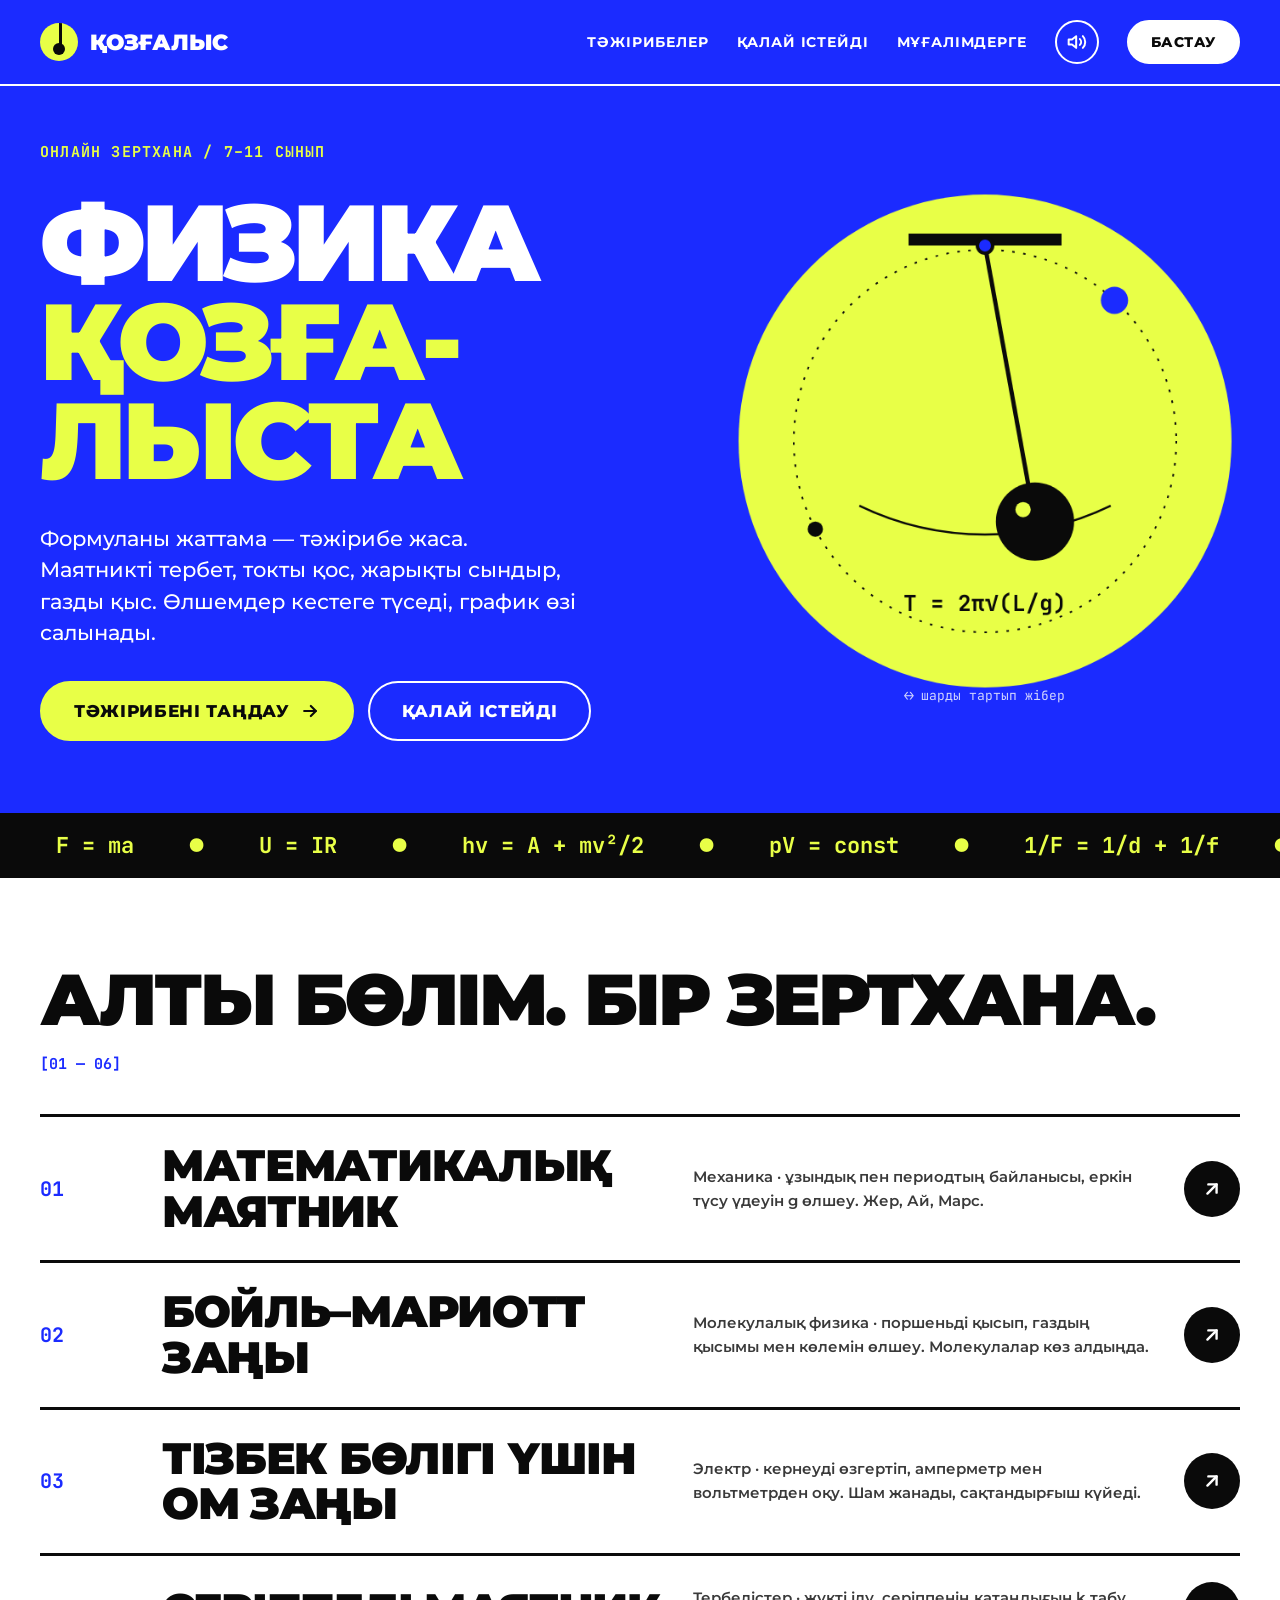
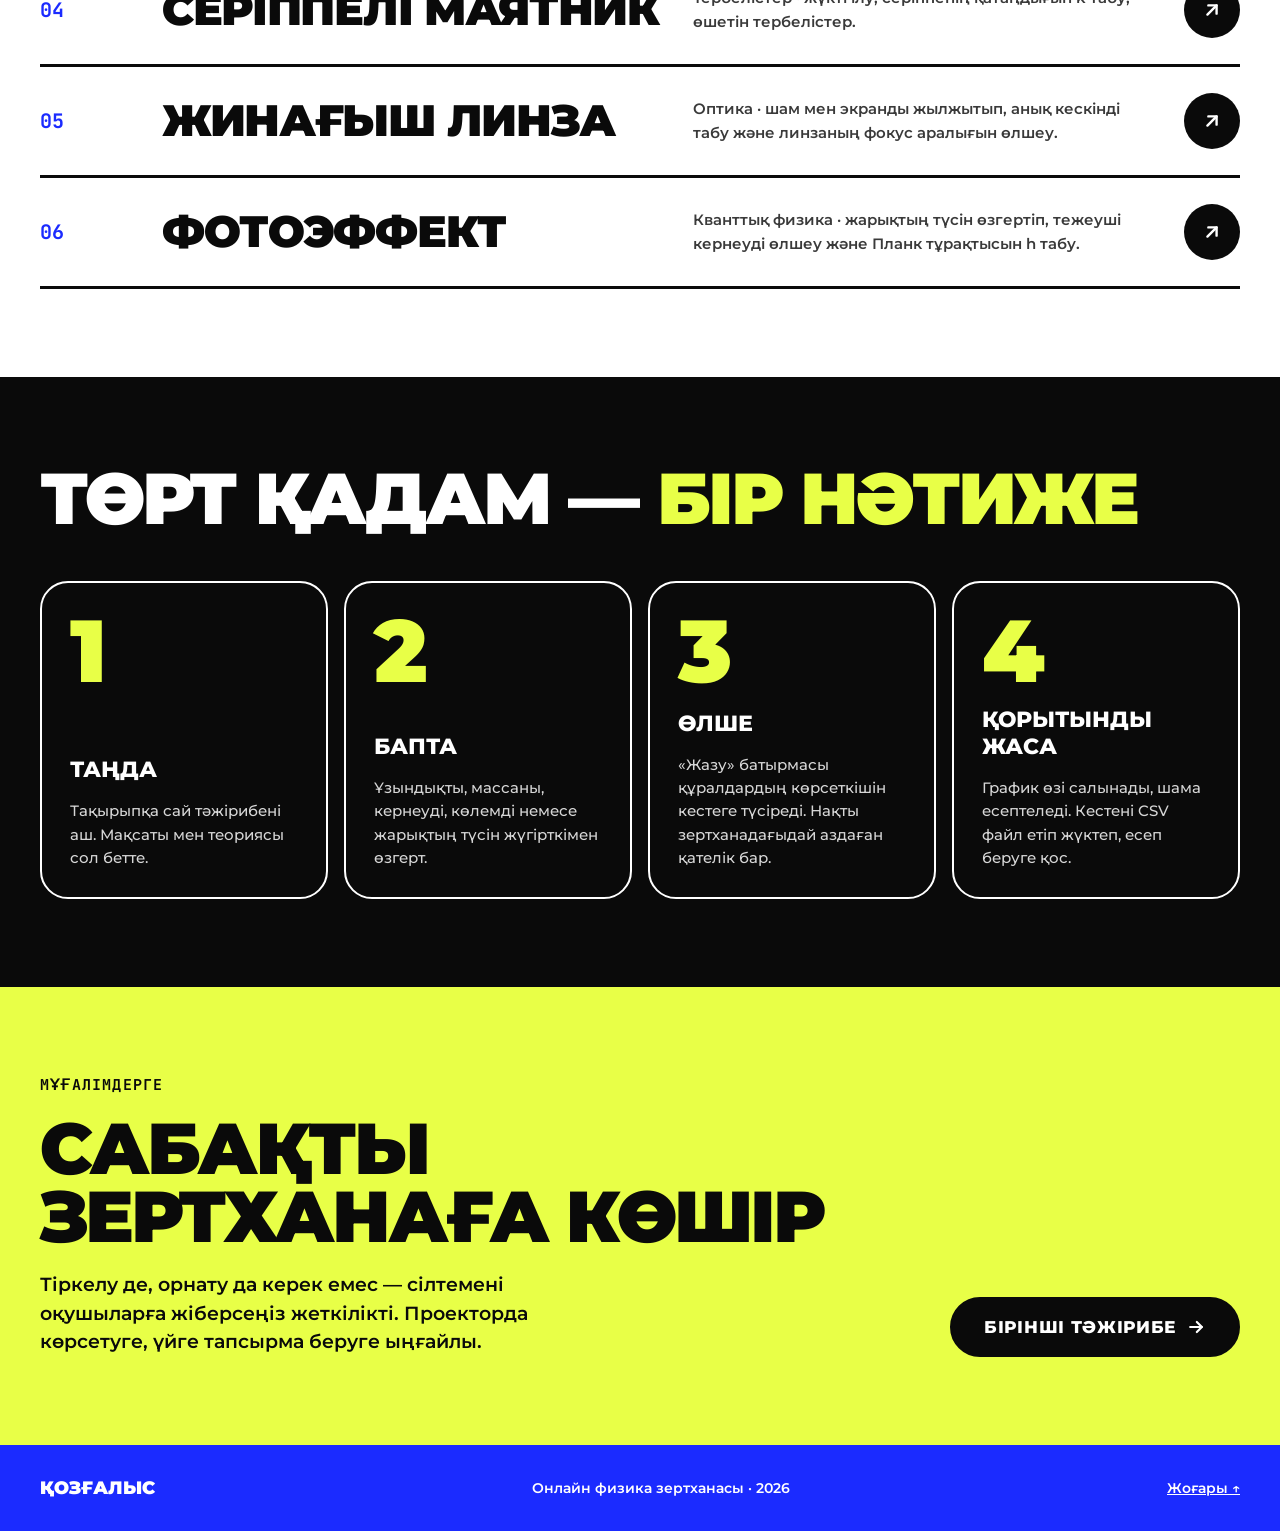
<file: index.html>
<!doctype html>
<html lang="kk">
<head>
<meta charset="utf-8">
<meta name="viewport" content="width=device-width, initial-scale=1">
<title>ҚОЗҒАЛЫС — онлайн физика зертханасы</title>
<meta name="description" content="Интерактивті виртуалды физика зертханасы: маятник, Ом заңы, Бойль–Мариотт, серіппе, линза, фотоэффект. Анимация, дыбыс, өлшеу кестесі және график.">
<link rel="icon" href="data:image/svg+xml,%3Csvg xmlns='http://www.w3.org/2000/svg' viewBox='0 0 32 32'%3E%3Ccircle cx='16' cy='16' r='16' fill='%23E8FF47'/%3E%3Cpath d='M16 2v18' stroke='%230A0A0A' stroke-width='3'/%3E%3Ccircle cx='16' cy='22' r='6' fill='%230A0A0A'/%3E%3C/svg%3E">
<link rel="preconnect" href="https://fonts.googleapis.com">
<link rel="preconnect" href="https://fonts.gstatic.com" crossorigin>
<link href="https://fonts.googleapis.com/css2?family=Montserrat:wght@500;600;700;800;900&family=JetBrains+Mono:wght@500;700&display=swap" rel="stylesheet">
<link rel="stylesheet" href="style.css">
</head>
<body>

<header class="top">
  <a class="logo" href="index.html"><i aria-hidden="true"></i><b>Қозғалыс</b></a>
  <nav class="nav" aria-label="Негізгі мәзір">
    <a href="#experiments">Тәжірибелер</a>
    <a href="#how">Қалай істейді</a>
    <a href="#teachers">Мұғалімдерге</a>
    <button class="pill sound-btn" data-sound type="button"></button>
    <a class="pill solid" href="pendulum.html">Бастау</a>
  </nav>
</header>

<main>
<section class="hero" id="top">
  <div class="hero-text">
    <span class="eyebrow">Онлайн зертхана / 7–11 сынып</span>
    <h1>Физика <span>қозға&shy;лыста</span></h1>
    <p>Формуланы жаттама — тәжірибе жаса. Маятникті тербет, токты қос, жарықты сындыр, газды қыс. Өлшемдер кестеге түседі, график өзі салынады.</p>
    <div class="row-btns">
      <a class="pill yel big" href="#experiments">Тәжірибені таңдау
        <svg width="20" height="20" viewBox="0 0 24 24" fill="none" stroke="currentColor" stroke-width="2.6" stroke-linecap="round" stroke-linejoin="round" aria-hidden="true"><path d="M5 12h14"/><path d="M13 6l6 6-6 6"/></svg>
      </a>
      <a class="pill big" href="#how">Қалай істейді</a>
    </div>
  </div>
  <div class="hero-art">
    <canvas id="heroPend" role="img" aria-label="Интерактивті маятник: шарды тышқанмен тартып жіберіңіз"></canvas>
    <span class="hint">↔ шарды тартып жібер</span>
  </div>
</section>

<div class="ticker" aria-hidden="true"><div>
  <span>F = ma</span><span>●</span><span>U = IR</span><span>●</span><span>hν = A + mv²/2</span><span>●</span><span>pV = const</span><span>●</span><span>1/F = 1/d + 1/f</span><span>●</span><span>T = 2π√(L/g)</span><span>●</span><span>T = 2π√(m/k)</span><span>●</span>
  <span>F = ma</span><span>●</span><span>U = IR</span><span>●</span><span>hν = A + mv²/2</span><span>●</span><span>pV = const</span><span>●</span><span>1/F = 1/d + 1/f</span><span>●</span><span>T = 2π√(L/g)</span><span>●</span><span>T = 2π√(m/k)</span><span>●</span>
</div></div>

<section class="sec white" id="experiments">
  <div class="sec-head rv">
    <h2 class="h2">Алты бөлім. Бір зертхана.</h2>
    <span class="tag">[01 — 06]</span>
  </div>
  <div class="rows">
    <a class="exp-row rv" href="pendulum.html">
      <span class="n">01</span><span class="t">Математикалық маятник</span>
      <span class="d">Механика · ұзындық пен периодтың байланысы, еркін түсу үдеуін g өлшеу. Жер, Ай, Марс.</span>
      <span class="go"><svg width="22" height="22" viewBox="0 0 24 24" fill="none" stroke="currentColor" stroke-width="2.6" stroke-linecap="round" stroke-linejoin="round" aria-hidden="true"><path d="M7 17L17 7"/><path d="M8 7h9v9"/></svg></span>
    </a>
    <a class="exp-row rv" href="boyle.html">
      <span class="n">02</span><span class="t">Бойль–Мариотт заңы</span>
      <span class="d">Молекулалық физика · поршеньді қысып, газдың қысымы мен көлемін өлшеу. Молекулалар көз алдыңда.</span>
      <span class="go"><svg width="22" height="22" viewBox="0 0 24 24" fill="none" stroke="currentColor" stroke-width="2.6" stroke-linecap="round" stroke-linejoin="round" aria-hidden="true"><path d="M7 17L17 7"/><path d="M8 7h9v9"/></svg></span>
    </a>
    <a class="exp-row rv" href="ohm.html">
      <span class="n">03</span><span class="t">Тізбек бөлігі үшін Ом заңы</span>
      <span class="d">Электр · кернеуді өзгертіп, амперметр мен вольтметрден оқу. Шам жанады, сақтандырғыш күйеді.</span>
      <span class="go"><svg width="22" height="22" viewBox="0 0 24 24" fill="none" stroke="currentColor" stroke-width="2.6" stroke-linecap="round" stroke-linejoin="round" aria-hidden="true"><path d="M7 17L17 7"/><path d="M8 7h9v9"/></svg></span>
    </a>
    <a class="exp-row rv" href="spring.html">
      <span class="n">04</span><span class="t">Серіппелі маятник</span>
      <span class="d">Тербелістер · жүкті ілу, серіппенің қатаңдығын k табу, өшетін тербелістер.</span>
      <span class="go"><svg width="22" height="22" viewBox="0 0 24 24" fill="none" stroke="currentColor" stroke-width="2.6" stroke-linecap="round" stroke-linejoin="round" aria-hidden="true"><path d="M7 17L17 7"/><path d="M8 7h9v9"/></svg></span>
    </a>
    <a class="exp-row rv" href="lens.html">
      <span class="n">05</span><span class="t">Жинағыш линза</span>
      <span class="d">Оптика · шам мен экранды жылжытып, анық кескінді табу және линзаның фокус аралығын өлшеу.</span>
      <span class="go"><svg width="22" height="22" viewBox="0 0 24 24" fill="none" stroke="currentColor" stroke-width="2.6" stroke-linecap="round" stroke-linejoin="round" aria-hidden="true"><path d="M7 17L17 7"/><path d="M8 7h9v9"/></svg></span>
    </a>
    <a class="exp-row rv" href="photo.html">
      <span class="n">06</span><span class="t">Фотоэффект</span>
      <span class="d">Кванттық физика · жарықтың түсін өзгертіп, тежеуші кернеуді өлшеу және Планк тұрақтысын h табу.</span>
      <span class="go"><svg width="22" height="22" viewBox="0 0 24 24" fill="none" stroke="currentColor" stroke-width="2.6" stroke-linecap="round" stroke-linejoin="round" aria-hidden="true"><path d="M7 17L17 7"/><path d="M8 7h9v9"/></svg></span>
    </a>
  </div>
</section>

<section class="sec dark" id="how">
  <h2 class="h2 rv" style="padding-bottom:48px">Төрт қадам — <span>бір нәтиже</span></h2>
  <div class="steps">
    <div class="step rv"><span class="num">1</span><span class="st">Таңда</span><p>Тақырыпқа сай тәжірибені аш. Мақсаты мен теориясы сол бетте.</p></div>
    <div class="step rv"><span class="num">2</span><span class="st">Бапта</span><p>Ұзындықты, массаны, кернеуді, көлемді немесе жарықтың түсін жүгірткімен өзгерт.</p></div>
    <div class="step rv"><span class="num">3</span><span class="st">Өлше</span><p>«Жазу» батырмасы құралдардың көрсеткішін кестеге түсіреді. Нақты зертханадағыдай аздаған қателік бар.</p></div>
    <div class="step rv"><span class="num">4</span><span class="st">Қорытынды жаса</span><p>График өзі салынады, шама есептеледі. Кестені CSV файл етіп жүктеп, есеп беруге қос.</p></div>
  </div>
</section>

<section class="sec yellow cta" id="teachers">
  <div class="rv" style="flex:1 1 600px;min-width:0;display:flex;flex-direction:column;gap:20px">
    <span class="eyebrow" style="color:#0A0A0A">Мұғалімдерге</span>
    <h2 class="h2">Сабақты зертханаға көшір</h2>
    <p>Тіркелу де, орнату да керек емес — сілтемені оқушыларға жіберсеңіз жеткілікті. Проекторда көрсетуге, үйге тапсырма беруге ыңғайлы.</p>
  </div>
  <a class="pill ink big rv" href="pendulum.html">Бірінші тәжірибе
    <svg width="20" height="20" viewBox="0 0 24 24" fill="none" stroke="currentColor" stroke-width="2.6" stroke-linecap="round" stroke-linejoin="round" aria-hidden="true"><path d="M5 12h14"/><path d="M13 6l6 6-6 6"/></svg>
  </a>
</section>
</main>

<footer class="foot">
  <b>Қозғалыс</b>
  <span>Онлайн физика зертханасы · 2026</span>
  <a href="#top">Жоғары ↑</a>
</footer>

<script src="lab.js"></script>
<script>
/* Басты беттегі интерактивті маятник */
(function () {
  const cv = document.getElementById('heroPend');
  const c = Q.canvas(cv, 600, 600);
  const PX = 300, PY = 70, L = 330, g = 9.81, Lm = 1.0;
  let th = 0.5, w = 0, drag = false, lastSide = Math.sign(th), orbit = 0;
  const reduce = matchMedia('(prefers-reduced-motion: reduce)').matches;
  function pos() { return { x: PX + L * Math.sin(th), y: PY + L * Math.cos(th) }; }
  cv.addEventListener('pointerdown', (e) => {
    const p = c.toLocal(e), b = pos();
    if (Math.hypot(p.x - b.x, p.y - b.y) < 70) { drag = true; cv.setPointerCapture(e.pointerId); cv.style.cursor = 'grabbing'; Q.audio.click(); }
  });
  cv.addEventListener('pointermove', (e) => {
    if (!drag) return;
    const p = c.toLocal(e);
    th = Q.clamp(Math.atan2(p.x - PX, Math.max(p.y - PY, 10)), -1.2, 1.2); w = 0;
  });
  const up = () => { if (drag) { drag = false; cv.style.cursor = 'grab'; Q.audio.pop(); } };
  cv.addEventListener('pointerup', up); cv.addEventListener('pointercancel', up);
  let last = performance.now();
  function frame(now) {
    const dt = Math.min((now - last) / 1000, 0.033); last = now;
    if (!drag && !reduce) {
      for (let i = 0; i < 8; i++) { const h = dt / 8; w += (-(g / Lm) * Math.sin(th) - 0.05 * w) * h; th += w * h; }
      const s = Math.sign(th);
      if (s !== lastSide && s !== 0) { Math.abs(w) > 0.4 && Q.audio.tick(); lastSide = s; }
      if (Math.abs(th) < 0.02 && Math.abs(w) < 0.05) { th = 0.5; w = 0; }
    }
    orbit += dt;
    // draw
    c.clearRect(0, 0, 600, 600);
    c.fillStyle = '#E8FF47'; c.beginPath(); c.arc(300, 300, 290, 0, Math.PI * 2); c.fill();
    c.strokeStyle = '#0A0A0A'; c.lineWidth = 2; c.setLineDash([3, 10]);
    c.beginPath(); c.arc(300, 300, 225, 0, Math.PI * 2); c.stroke(); c.setLineDash([]);
    c.fillStyle = '#1B2BFF'; c.beginPath(); c.arc(300 + 225 * Math.sin(orbit * 0.45), 300 - 225 * Math.cos(orbit * 0.45), 16, 0, Math.PI * 2); c.fill();
    c.fillStyle = '#0A0A0A'; c.beginPath(); c.arc(300 - 225 * Math.cos(orbit * 0.29), 300 + 225 * Math.sin(orbit * 0.29), 9, 0, Math.PI * 2); c.fill();
    // arc of amplitude
    c.strokeStyle = '#0A0A0A'; c.lineWidth = 2.5;
    c.beginPath(); c.arc(PX, PY, L + 10, Math.PI / 2 - 0.45, Math.PI / 2 + 0.45); c.stroke();
    c.fillStyle = '#0A0A0A'; c.fillRect(210, 56, 180, 14);
    const b = pos();
    c.lineWidth = 5; c.beginPath(); c.moveTo(PX, PY); c.lineTo(b.x, b.y); c.stroke();
    c.beginPath(); c.arc(b.x, b.y, 46, 0, Math.PI * 2); c.fill();
    c.fillStyle = '#E8FF47'; c.beginPath(); c.arc(b.x - 14, b.y - 14, 9, 0, Math.PI * 2); c.fill();
    c.fillStyle = '#1B2BFF'; c.strokeStyle = '#0A0A0A'; c.lineWidth = 4; c.beginPath(); c.arc(PX, PY, 9, 0, Math.PI * 2); c.fill(); c.stroke();
    Q.text(c, 'T = 2π√(L/g)', 300, 500, { mono: true, size: 26, align: 'center' });
    requestAnimationFrame(frame);
  }
  requestAnimationFrame(frame);
})();
</script>
</body>
</html>
</file>
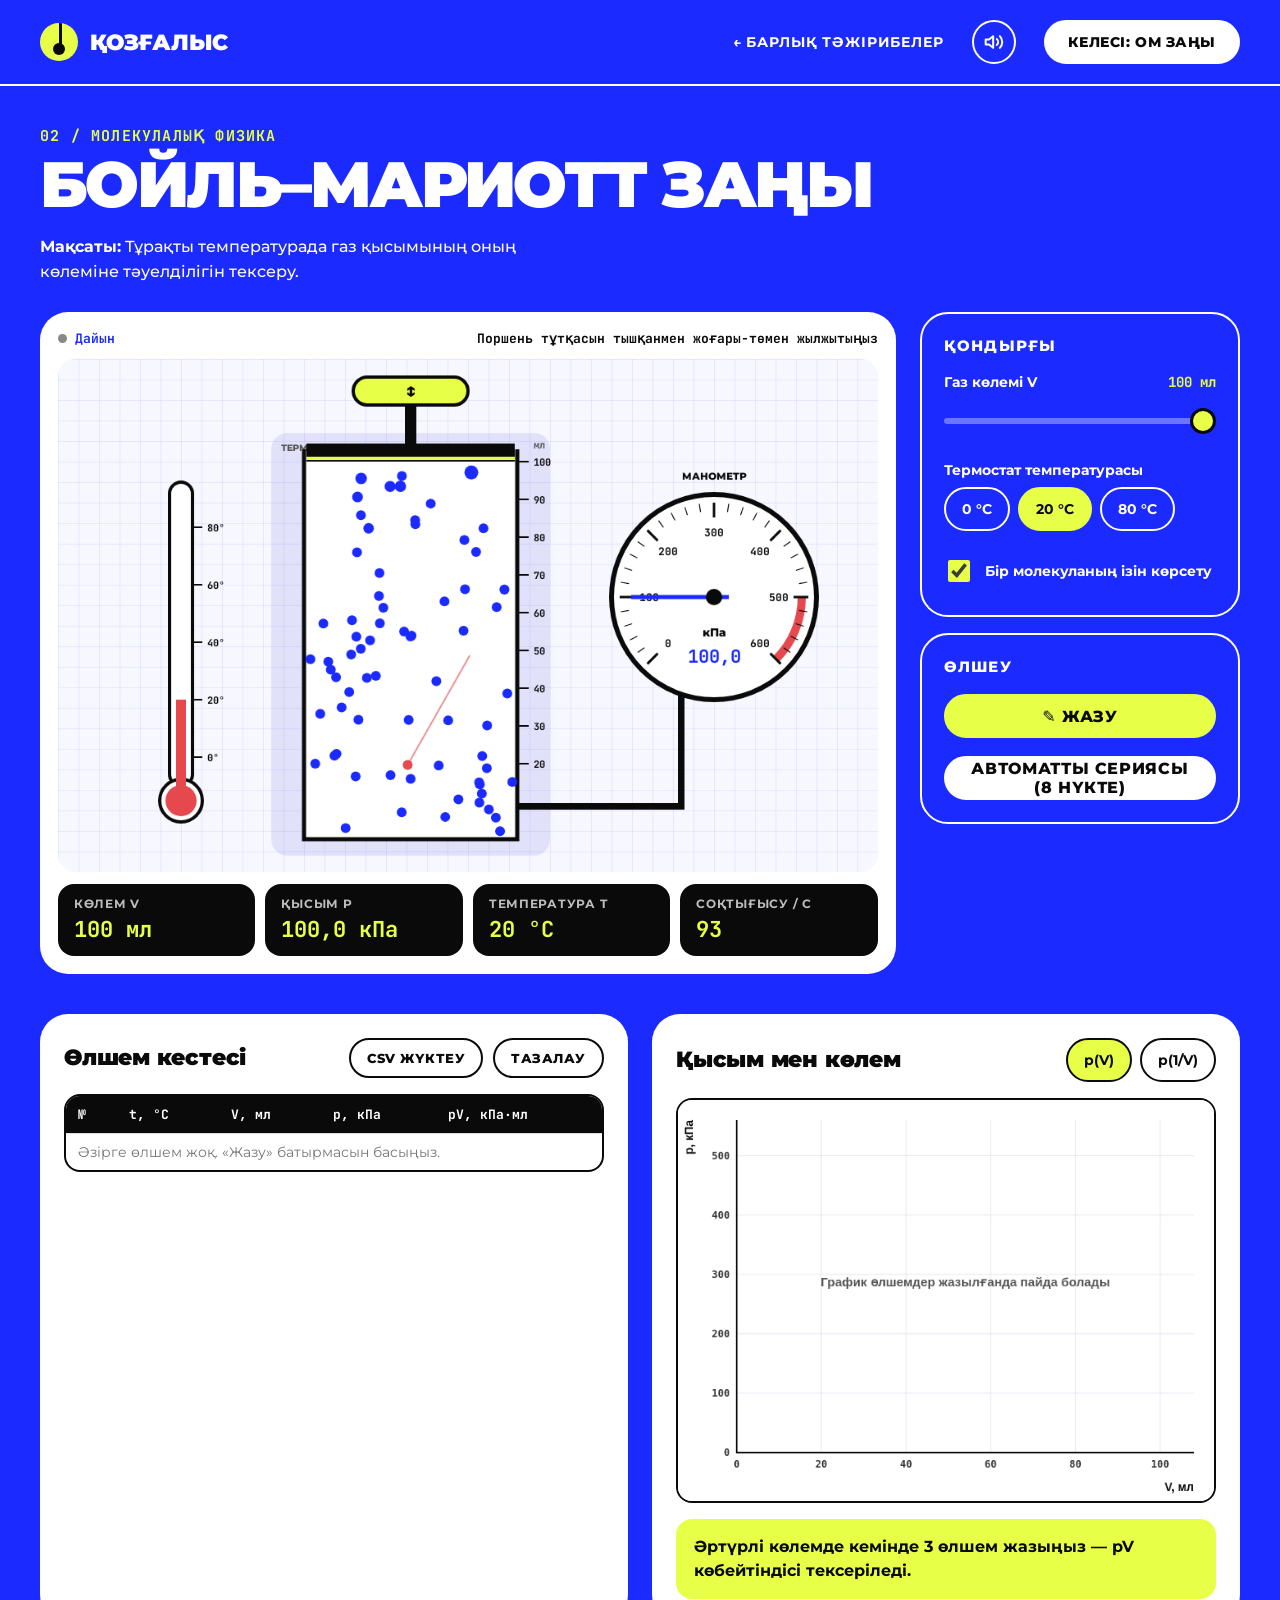
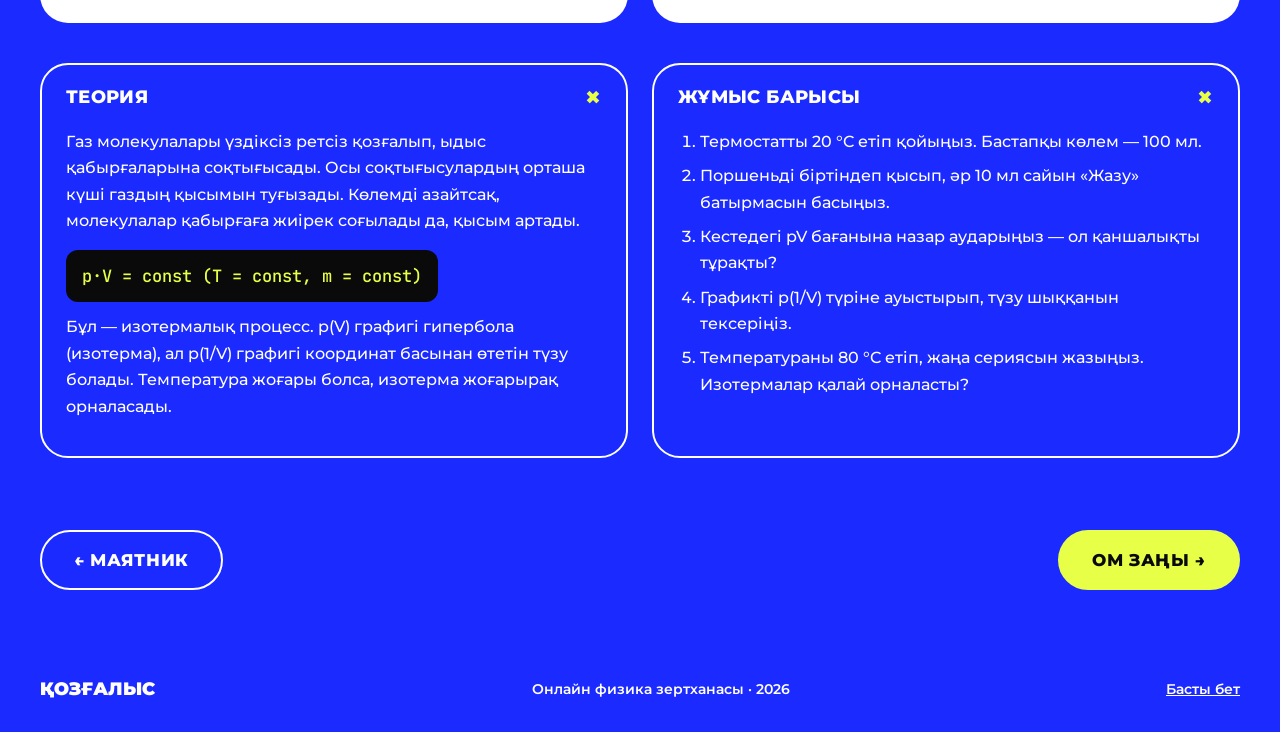
<file: boyle.html>
<!doctype html>
<html lang="kk">
<head>
<meta charset="utf-8">
<meta name="viewport" content="width=device-width, initial-scale=1">
<title>Бойль–Мариотт заңы — ҚОЗҒАЛЫС</title>
<meta name="description" content="Тұрақты температурада газ қысымының оның көлеміне тәуелділігін тексеру.">
<link rel="icon" href="data:image/svg+xml,%3Csvg xmlns='http://www.w3.org/2000/svg' viewBox='0 0 32 32'%3E%3Ccircle cx='16' cy='16' r='16' fill='%23E8FF47'/%3E%3Cpath d='M16 2v18' stroke='%230A0A0A' stroke-width='3'/%3E%3Ccircle cx='16' cy='22' r='6' fill='%230A0A0A'/%3E%3C/svg%3E">
<link rel="preconnect" href="https://fonts.googleapis.com">
<link rel="preconnect" href="https://fonts.gstatic.com" crossorigin>
<link href="https://fonts.googleapis.com/css2?family=Montserrat:wght@500;600;700;800;900&family=JetBrains+Mono:wght@500;700&display=swap" rel="stylesheet">
<link rel="stylesheet" href="style.css">
</head>
<body>
<header class="top">
  <a class="logo" href="index.html"><i aria-hidden="true"></i><b>Қозғалыс</b></a>
  <nav class="nav" aria-label="Негізгі мәзір">
    <a href="index.html#experiments">← Барлық тәжірибелер</a>
    <button class="pill sound-btn" data-sound type="button"></button>
    <a class="pill solid" href="ohm.html">Келесі: Ом заңы</a>
  </nav>
</header>
<main>
<section class="lab-head">
  <div>
    <span class="eyebrow">02 / Молекулалық физика</span>
    <h1>Бойль–Мариотт заңы</h1>
  </div>
  <p class="goal"><b>Мақсаты:</b> Тұрақты температурада газ қысымының оның көлеміне тәуелділігін тексеру.</p>
</section>

<section class="lab">
  <div class="stage">
    <div class="stage-bar">
      <span class="live off" id="live"><i></i><span id="liveTxt">Дайын</span></span>
      <span id="stageHint">Поршень тұтқасын тышқанмен жоғары-төмен жылжытыңыз</span>
    </div>
    <canvas id="cv" role="img" aria-label="Поршені бар цилиндр, ішінде қозғалып жүрген газ молекулалары, манометр"></canvas>
    <div class="readouts" aria-live="polite">
      <div class="ro"><span>Көлем V</span><b id="roV">—</b></div>
      <div class="ro"><span>Қысым p</span><b id="roP">—</b></div>
      <div class="ro"><span>Температура t</span><b id="roT">—</b></div>
      <div class="ro"><span>Соқтығысу / с</span><b id="roHits">—</b></div>
    </div>
  </div>
  <div class="panel">
    <div class="card">
      <h2>Қондырғы</h2>
      <div class="ctl"><label for="V">Газ көлемі V <output for="V"></output></label><input type="range" id="V" min="20" max="100" step="1" value="100"></div>
      <div class="ctl"><span style="font-size:14px;font-weight:700" id="tempL">Термостат температурасы</span><div class="seg" id="temp" role="group" aria-labelledby="tempL"><button type="button" data-v="273" aria-pressed="false">0 °C</button><button type="button" data-v="293" aria-pressed="true">20 °C</button><button type="button" data-v="353" aria-pressed="false">80 °C</button></div></div>
      <label class="chk"><input type="checkbox" id="trail" checked> Бір молекуланың ізін көрсету</label>
    </div>
    <div class="card">
      <h2>Өлшеу</h2>
      <div class="btns"><button class="pill yel" type="button" id="btnRec">✎ Жазу</button></div>
      <div class="btns"><button class="pill solid" type="button" id="btnAuto">Автоматты сериясы (8 нүкте)</button></div>
    </div>
  </div>
</section>

<section class="data">
  <div class="box">
    <div class="box-head">
      <h2>Өлшем кестесі</h2>
      <div class="btns">
        <button class="pill" type="button" id="btnCsv">CSV жүктеу</button>
        <button class="pill" type="button" id="btnClear">Тазалау</button>
      </div>
    </div>
    <div class="tbl-wrap"><table id="tbl"><tbody></tbody></table></div>
  </div>
  <div class="box">
    <div class="box-head"><h2>Қысым мен көлем</h2><div class="seg" id="mode" role="group" aria-label="Графиктің түрі" style="--x:0"><button type="button" data-v="pv" aria-pressed="true" style="border-color:#0A0A0A;color:#0A0A0A">p(V)</button><button type="button" data-v="p1v" aria-pressed="false" style="border-color:#0A0A0A;color:#0A0A0A">p(1/V)</button></div></div>
    <canvas class="chart" id="chart" role="img" aria-label="Қысым мен көлем графигі"></canvas>
    <div class="result" id="result" aria-live="polite">Әртүрлі көлемде кемінде 3 өлшем жазыңыз — pV көбейтіндісі тексеріледі.</div>
  </div>
</section>

<section class="theory">
  <details open>
    <summary>Теория</summary>
    <div class="in">
      <p>Газ молекулалары үздіксіз ретсіз қозғалып, ыдыс қабырғаларына соқтығысады. Осы соқтығысулардың орташа күші газдың қысымын туғызады. Көлемді азайтсақ, молекулалар қабырғаға жиірек соғылады да, қысым артады.</p>
      <span class="formula">p·V = const   (T = const, m = const)</span>
      <p>Бұл — изотермалық процесс. p(V) графигі гипербола (изотерма), ал p(1/V) графигі координат басынан өтетін түзу болады. Температура жоғары болса, изотерма жоғарырақ орналасады.</p>
    </div>
  </details>
  <details open>
    <summary>Жұмыс барысы</summary>
    <div class="in">
      <ol>
        <li>Термостатты 20 °C етіп қойыңыз. Бастапқы көлем — 100 мл.</li>
        <li>Поршеньді біртіндеп қысып, әр 10 мл сайын «Жазу» батырмасын басыңыз.</li>
        <li>Кестедегі pV бағанына назар аударыңыз — ол қаншалықты тұрақты?</li>
        <li>Графикті p(1/V) түріне ауыстырып, түзу шыққанын тексеріңіз.</li>
        <li>Температураны 80 °C етіп, жаңа сериясын жазыңыз. Изотермалар қалай орналасты?</li>
      </ol>
    </div>
  </details>
</section>

<nav class="nextprev" aria-label="Тәжірибелер арасында өту">
  <a class="pill big" href="pendulum.html">← Маятник</a>
  <a class="pill yel big" href="ohm.html">Ом заңы →</a>
</nav>
</main>
<footer class="foot">
  <b>Қозғалыс</b>
  <span>Онлайн физика зертханасы · 2026</span>
  <a href="index.html">Басты бет</a>
</footer>
<script src="lab.js"></script>
<script src="boyle.js"></script>
</body>
</html>
</file>
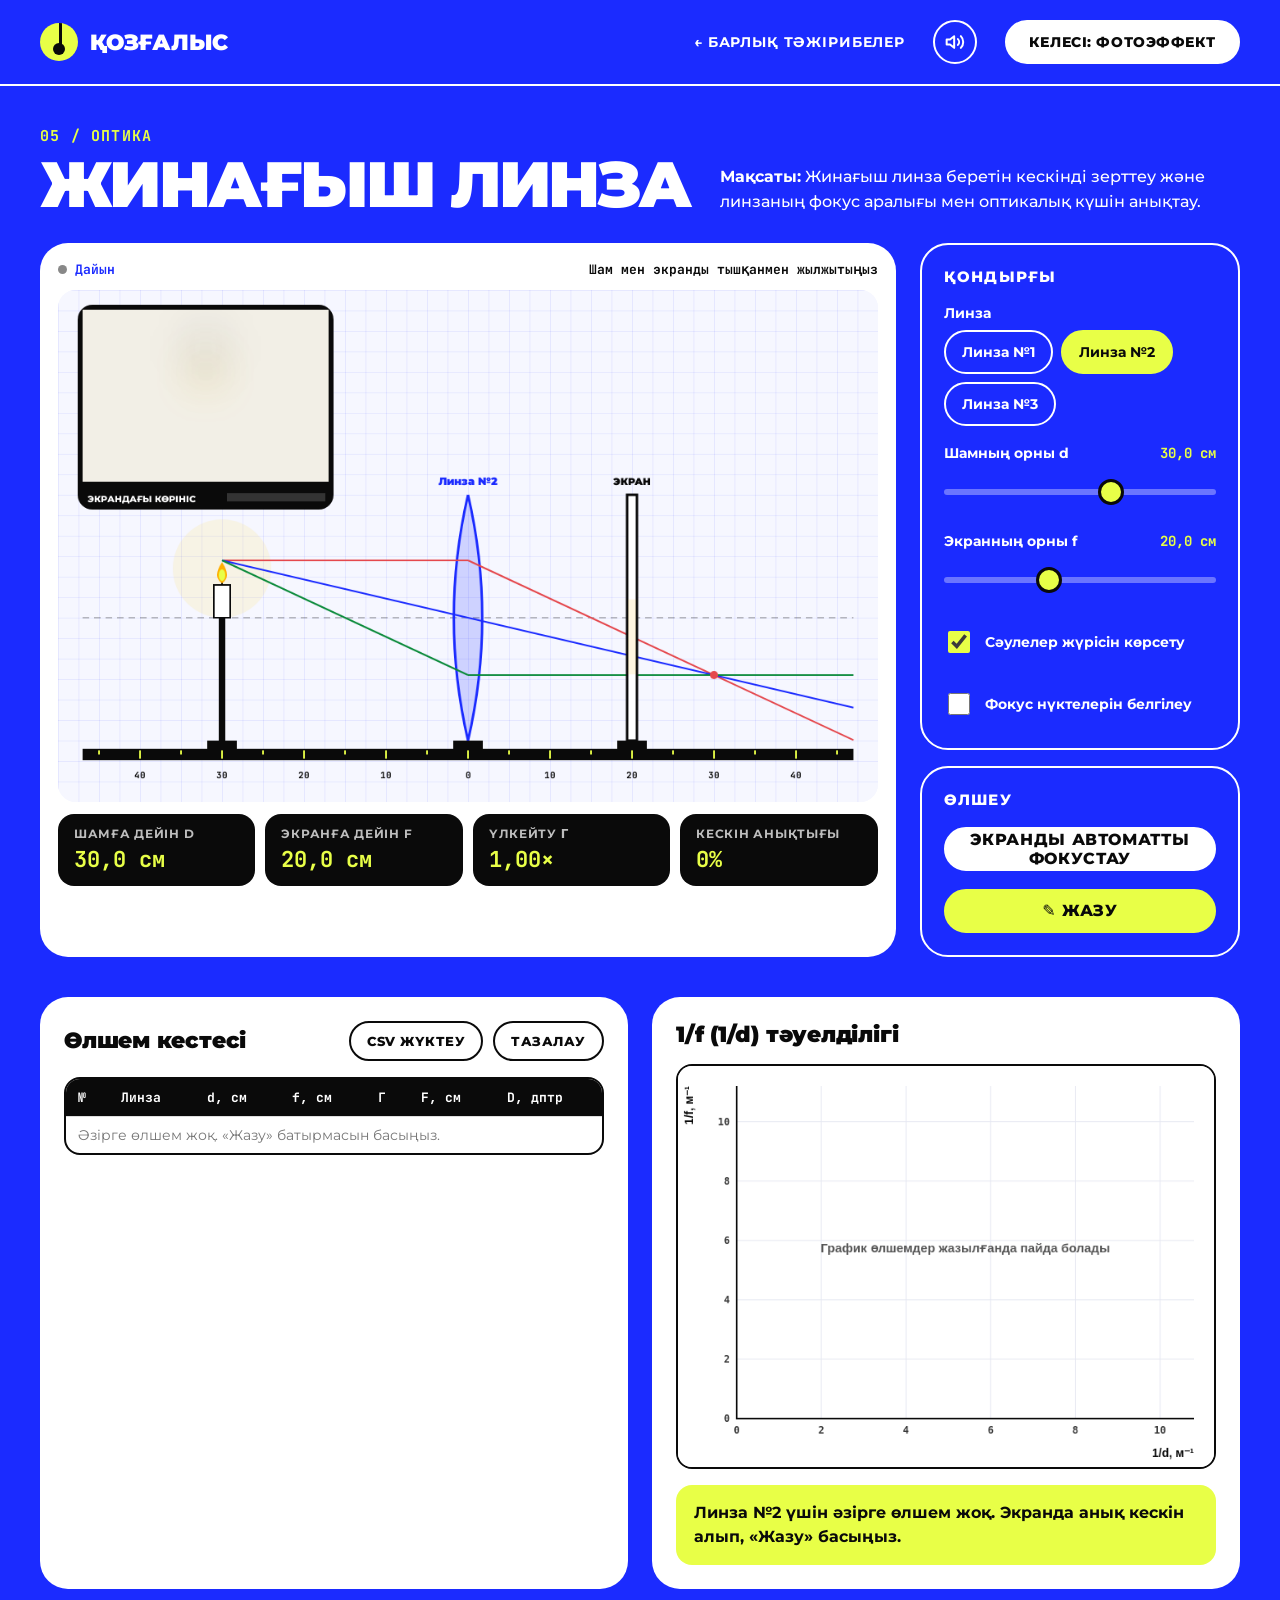
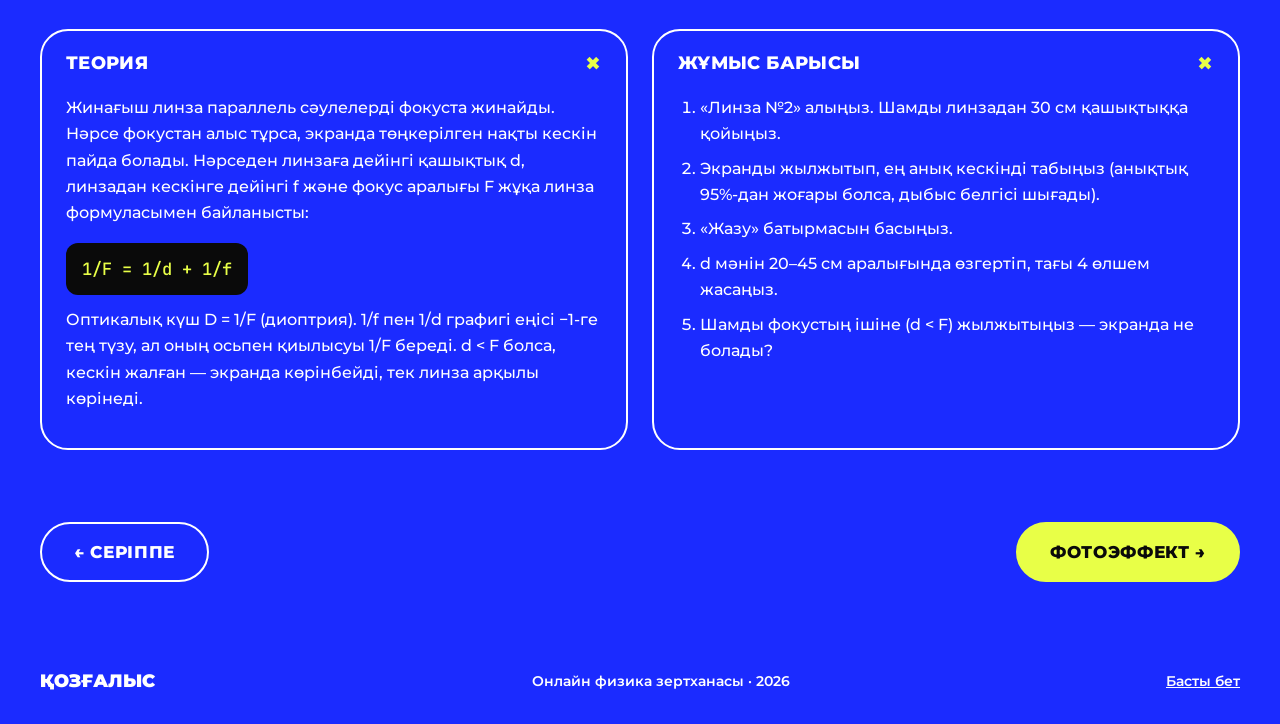
<file: lens.html>
<!doctype html>
<html lang="kk">
<head>
<meta charset="utf-8">
<meta name="viewport" content="width=device-width, initial-scale=1">
<title>Жинағыш линза — ҚОЗҒАЛЫС</title>
<meta name="description" content="Жинағыш линза беретін кескінді зерттеу және линзаның фокус аралығы мен оптикалық күшін анықтау.">
<link rel="icon" href="data:image/svg+xml,%3Csvg xmlns='http://www.w3.org/2000/svg' viewBox='0 0 32 32'%3E%3Ccircle cx='16' cy='16' r='16' fill='%23E8FF47'/%3E%3Cpath d='M16 2v18' stroke='%230A0A0A' stroke-width='3'/%3E%3Ccircle cx='16' cy='22' r='6' fill='%230A0A0A'/%3E%3C/svg%3E">
<link rel="preconnect" href="https://fonts.googleapis.com">
<link rel="preconnect" href="https://fonts.gstatic.com" crossorigin>
<link href="https://fonts.googleapis.com/css2?family=Montserrat:wght@500;600;700;800;900&family=JetBrains+Mono:wght@500;700&display=swap" rel="stylesheet">
<link rel="stylesheet" href="style.css">
</head>
<body>
<header class="top">
  <a class="logo" href="index.html"><i aria-hidden="true"></i><b>Қозғалыс</b></a>
  <nav class="nav" aria-label="Негізгі мәзір">
    <a href="index.html#experiments">← Барлық тәжірибелер</a>
    <button class="pill sound-btn" data-sound type="button"></button>
    <a class="pill solid" href="photo.html">Келесі: Фотоэффект</a>
  </nav>
</header>
<main>
<section class="lab-head">
  <div>
    <span class="eyebrow">05 / Оптика</span>
    <h1>Жинағыш линза</h1>
  </div>
  <p class="goal"><b>Мақсаты:</b> Жинағыш линза беретін кескінді зерттеу және линзаның фокус аралығы мен оптикалық күшін анықтау.</p>
</section>

<section class="lab">
  <div class="stage">
    <div class="stage-bar">
      <span class="live off" id="live"><i></i><span id="liveTxt">Дайын</span></span>
      <span id="stageHint">Шам мен экранды тышқанмен жылжытыңыз</span>
    </div>
    <canvas id="cv" role="img" aria-label="Оптикалық скамья: жанып тұрған шам, жинағыш линза және экран"></canvas>
    <div class="readouts" aria-live="polite">
      <div class="ro"><span>Шамға дейін d</span><b id="roD">—</b></div>
      <div class="ro"><span>Экранға дейін f</span><b id="roF">—</b></div>
      <div class="ro"><span>Үлкейту Γ</span><b id="roG">—</b></div>
      <div class="ro"><span>Кескін анықтығы</span><b id="roS">—</b></div>
    </div>
  </div>
  <div class="panel">
    <div class="card">
      <h2>Қондырғы</h2>
      <div class="ctl"><span style="font-size:14px;font-weight:700" id="FL">Линза</span><div class="seg" id="F" role="group" aria-labelledby="FL"><button type="button" data-v="0.1" aria-pressed="false">Линза №1</button><button type="button" data-v="0.15" aria-pressed="true">Линза №2</button><button type="button" data-v="0.2" aria-pressed="false">Линза №3</button></div></div>
      <div class="ctl"><label for="d">Шамның орны d <output for="d"></output></label><input type="range" id="d" min="5" max="45" step="0.5" value="30"></div>
      <div class="ctl"><label for="s">Экранның орны f <output for="s"></output></label><input type="range" id="s" min="5" max="45" step="0.5" value="20"></div>
      <label class="chk"><input type="checkbox" id="rays" checked> Сәулелер жүрісін көрсету</label>
      <label class="chk"><input type="checkbox" id="focus"> Фокус нүктелерін белгілеу</label>
    </div>
    <div class="card">
      <h2>Өлшеу</h2>
      <div class="btns"><button class="pill solid" type="button" id="btnAuto">Экранды автоматты фокустау</button></div>
      <div class="btns"><button class="pill yel" type="button" id="btnRec">✎ Жазу</button></div>
    </div>
  </div>
</section>

<section class="data">
  <div class="box">
    <div class="box-head">
      <h2>Өлшем кестесі</h2>
      <div class="btns">
        <button class="pill" type="button" id="btnCsv">CSV жүктеу</button>
        <button class="pill" type="button" id="btnClear">Тазалау</button>
      </div>
    </div>
    <div class="tbl-wrap"><table id="tbl"><tbody></tbody></table></div>
  </div>
  <div class="box">
    <div class="box-head"><h2>1/f (1/d) тәуелділігі</h2></div>
    <canvas class="chart" id="chart" role="img" aria-label="1/f (1/d) тәуелділігі графигі"></canvas>
    <div class="result" id="result" aria-live="polite">Экранда анық кескін алып, кемінде 3 түрлі d үшін жазыңыз.</div>
  </div>
</section>

<section class="theory">
  <details open>
    <summary>Теория</summary>
    <div class="in">
      <p>Жинағыш линза параллель сәулелерді фокуста жинайды. Нәрсе фокустан алыс тұрса, экранда төңкерілген нақты кескін пайда болады. Нәрседен линзаға дейінгі қашықтық d, линзадан кескінге дейінгі f және фокус аралығы F жұқа линза формуласымен байланысты:</p>
      <span class="formula">1/F = 1/d + 1/f</span>
      <p>Оптикалық күш D = 1/F (диоптрия). 1/f пен 1/d графигі еңісі −1-ге тең түзу, ал оның осьпен қиылысуы 1/F береді. d &lt; F болса, кескін жалған — экранда көрінбейді, тек линза арқылы көрінеді.</p>
    </div>
  </details>
  <details open>
    <summary>Жұмыс барысы</summary>
    <div class="in">
      <ol>
        <li>«Линза №2» алыңыз. Шамды линзадан 30 см қашықтыққа қойыңыз.</li>
        <li>Экранды жылжытып, ең анық кескінді табыңыз (анықтық 95%-дан жоғары болса, дыбыс белгісі шығады).</li>
        <li>«Жазу» батырмасын басыңыз.</li>
        <li>d мәнін 20–45 см аралығында өзгертіп, тағы 4 өлшем жасаңыз.</li>
        <li>Шамды фокустың ішіне (d &lt; F) жылжытыңыз — экранда не болады?</li>
      </ol>
    </div>
  </details>
</section>

<nav class="nextprev" aria-label="Тәжірибелер арасында өту">
  <a class="pill big" href="spring.html">← Серіппе</a>
  <a class="pill yel big" href="photo.html">Фотоэффект →</a>
</nav>
</main>
<footer class="foot">
  <b>Қозғалыс</b>
  <span>Онлайн физика зертханасы · 2026</span>
  <a href="index.html">Басты бет</a>
</footer>
<script src="lab.js"></script>
<script src="lens.js"></script>
</body>
</html>
</file>
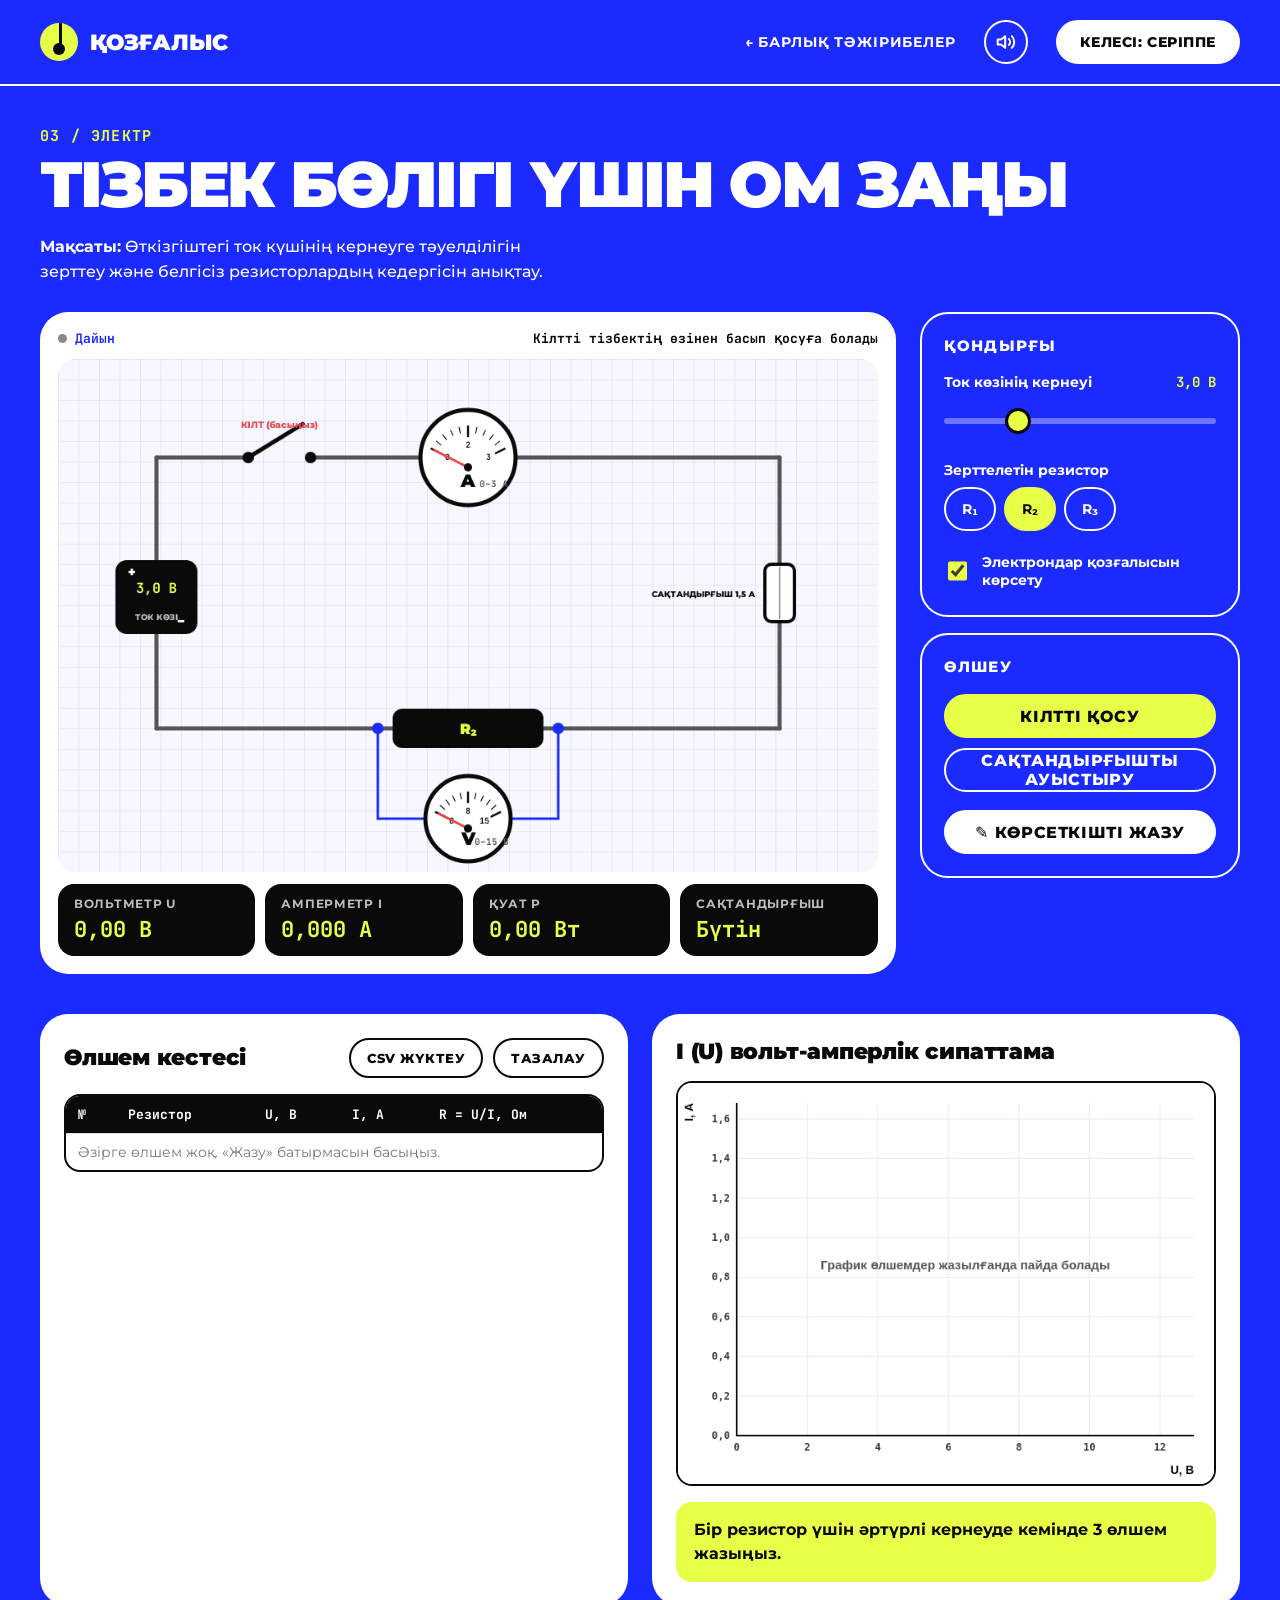
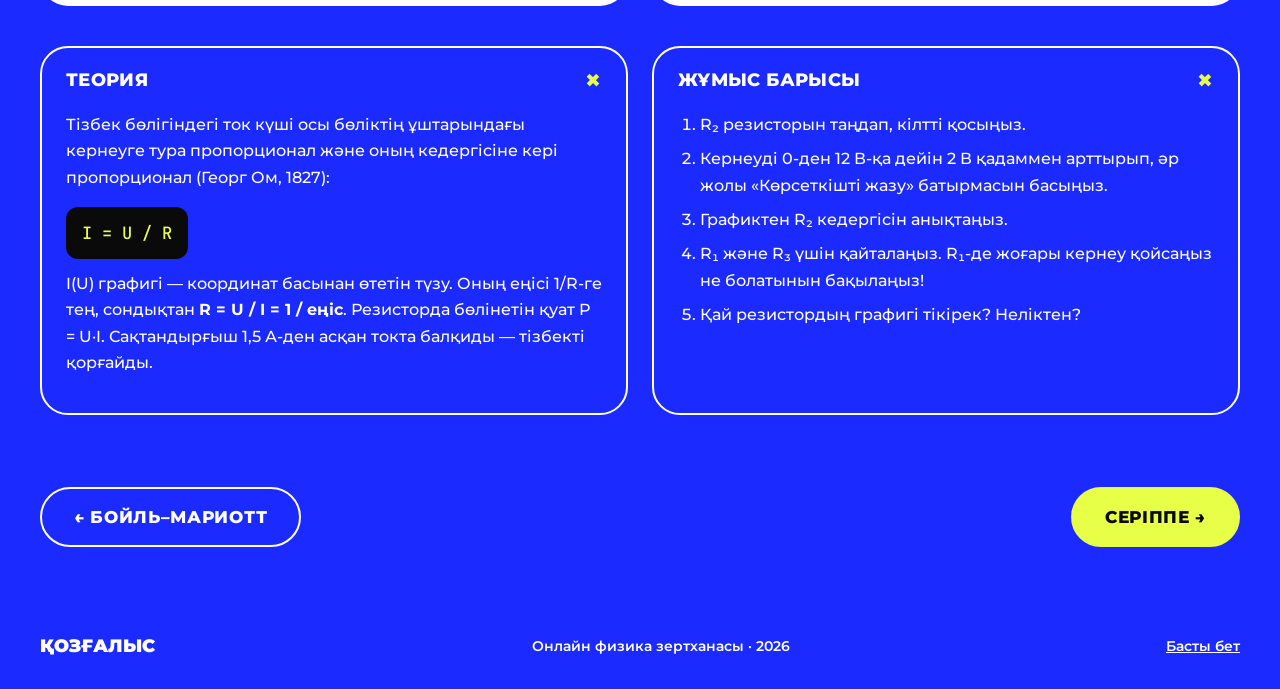
<file: ohm.html>
<!doctype html>
<html lang="kk">
<head>
<meta charset="utf-8">
<meta name="viewport" content="width=device-width, initial-scale=1">
<title>Тізбек бөлігі үшін Ом заңы — ҚОЗҒАЛЫС</title>
<meta name="description" content="Өткізгіштегі ток күшінің кернеуге тәуелділігін зерттеу және белгісіз резисторлардың кедергісін анықтау.">
<link rel="icon" href="data:image/svg+xml,%3Csvg xmlns='http://www.w3.org/2000/svg' viewBox='0 0 32 32'%3E%3Ccircle cx='16' cy='16' r='16' fill='%23E8FF47'/%3E%3Cpath d='M16 2v18' stroke='%230A0A0A' stroke-width='3'/%3E%3Ccircle cx='16' cy='22' r='6' fill='%230A0A0A'/%3E%3C/svg%3E">
<link rel="preconnect" href="https://fonts.googleapis.com">
<link rel="preconnect" href="https://fonts.gstatic.com" crossorigin>
<link href="https://fonts.googleapis.com/css2?family=Montserrat:wght@500;600;700;800;900&family=JetBrains+Mono:wght@500;700&display=swap" rel="stylesheet">
<link rel="stylesheet" href="style.css">
</head>
<body>
<header class="top">
  <a class="logo" href="index.html"><i aria-hidden="true"></i><b>Қозғалыс</b></a>
  <nav class="nav" aria-label="Негізгі мәзір">
    <a href="index.html#experiments">← Барлық тәжірибелер</a>
    <button class="pill sound-btn" data-sound type="button"></button>
    <a class="pill solid" href="spring.html">Келесі: Серіппе</a>
  </nav>
</header>
<main>
<section class="lab-head">
  <div>
    <span class="eyebrow">03 / Электр</span>
    <h1>Тізбек бөлігі үшін Ом заңы</h1>
  </div>
  <p class="goal"><b>Мақсаты:</b> Өткізгіштегі ток күшінің кернеуге тәуелділігін зерттеу және белгісіз резисторлардың кедергісін анықтау.</p>
</section>

<section class="lab">
  <div class="stage">
    <div class="stage-bar">
      <span class="live off" id="live"><i></i><span id="liveTxt">Дайын</span></span>
      <span id="stageHint">Кілтті тізбектің өзінен басып қосуға болады</span>
    </div>
    <canvas id="cv" role="img" aria-label="Электр тізбегі: ток көзі, кілт, амперметр, резистор, вольтметр, сақтандырғыш"></canvas>
    <div class="readouts" aria-live="polite">
      <div class="ro"><span>Вольтметр U</span><b id="roU">—</b></div>
      <div class="ro"><span>Амперметр I</span><b id="roI">—</b></div>
      <div class="ro"><span>Қуат P</span><b id="roP">—</b></div>
      <div class="ro"><span>Сақтандырғыш</span><b id="roF">—</b></div>
    </div>
  </div>
  <div class="panel">
    <div class="card">
      <h2>Қондырғы</h2>
      <div class="ctl"><label for="U">Ток көзінің кернеуі <output for="U"></output></label><input type="range" id="U" min="0" max="12" step="0.1" value="3"></div>
      <div class="ctl"><span style="font-size:14px;font-weight:700" id="RL">Зерттелетін резистор</span><div class="seg" id="R" role="group" aria-labelledby="RL"><button type="button" data-v="4.7" aria-pressed="false">R₁</button><button type="button" data-v="10" aria-pressed="true">R₂</button><button type="button" data-v="22" aria-pressed="false">R₃</button></div></div>
      <label class="chk"><input type="checkbox" id="flow" checked> Электрондар қозғалысын көрсету</label>
    </div>
    <div class="card">
      <h2>Өлшеу</h2>
      <div class="btns"><button class="pill yel" type="button" id="btnKey">Кілтті қосу</button><button class="pill " type="button" id="btnFuse">Сақтандырғышты ауыстыру</button></div>
      <div class="btns"><button class="pill solid" type="button" id="btnRec">✎ Көрсеткішті жазу</button></div>
    </div>
  </div>
</section>

<section class="data">
  <div class="box">
    <div class="box-head">
      <h2>Өлшем кестесі</h2>
      <div class="btns">
        <button class="pill" type="button" id="btnCsv">CSV жүктеу</button>
        <button class="pill" type="button" id="btnClear">Тазалау</button>
      </div>
    </div>
    <div class="tbl-wrap"><table id="tbl"><tbody></tbody></table></div>
  </div>
  <div class="box">
    <div class="box-head"><h2>I (U) вольт-амперлік сипаттама</h2></div>
    <canvas class="chart" id="chart" role="img" aria-label="I (U) вольт-амперлік сипаттама графигі"></canvas>
    <div class="result" id="result" aria-live="polite">Бір резистор үшін әртүрлі кернеуде кемінде 3 өлшем жазыңыз.</div>
  </div>
</section>

<section class="theory">
  <details open>
    <summary>Теория</summary>
    <div class="in">
      <p>Тізбек бөлігіндегі ток күші осы бөліктің ұштарындағы кернеуге тура пропорционал және оның кедергісіне кері пропорционал (Георг Ом, 1827):</p>
      <span class="formula">I = U / R</span>
      <p>I(U) графигі — координат басынан өтетін түзу. Оның еңісі 1/R-ге тең, сондықтан <b>R = U / I = 1 / еңіс</b>. Резисторда бөлінетін қуат P = U·I. Сақтандырғыш 1,5 А-ден асқан токта балқиды — тізбекті қорғайды.</p>
    </div>
  </details>
  <details open>
    <summary>Жұмыс барысы</summary>
    <div class="in">
      <ol>
        <li>R₂ резисторын таңдап, кілтті қосыңыз.</li>
        <li>Кернеуді 0-ден 12 В-қа дейін 2 В қадаммен арттырып, әр жолы «Көрсеткішті жазу» батырмасын басыңыз.</li>
        <li>Графиктен R₂ кедергісін анықтаңыз.</li>
        <li>R₁ және R₃ үшін қайталаңыз. R₁-де жоғары кернеу қойсаңыз не болатынын бақылаңыз!</li>
        <li>Қай резистордың графигі тікірек? Неліктен?</li>
      </ol>
    </div>
  </details>
</section>

<nav class="nextprev" aria-label="Тәжірибелер арасында өту">
  <a class="pill big" href="boyle.html">← Бойль–Мариотт</a>
  <a class="pill yel big" href="spring.html">Серіппе →</a>
</nav>
</main>
<footer class="foot">
  <b>Қозғалыс</b>
  <span>Онлайн физика зертханасы · 2026</span>
  <a href="index.html">Басты бет</a>
</footer>
<script src="lab.js"></script>
<script src="ohm.js"></script>
</body>
</html>
</file>
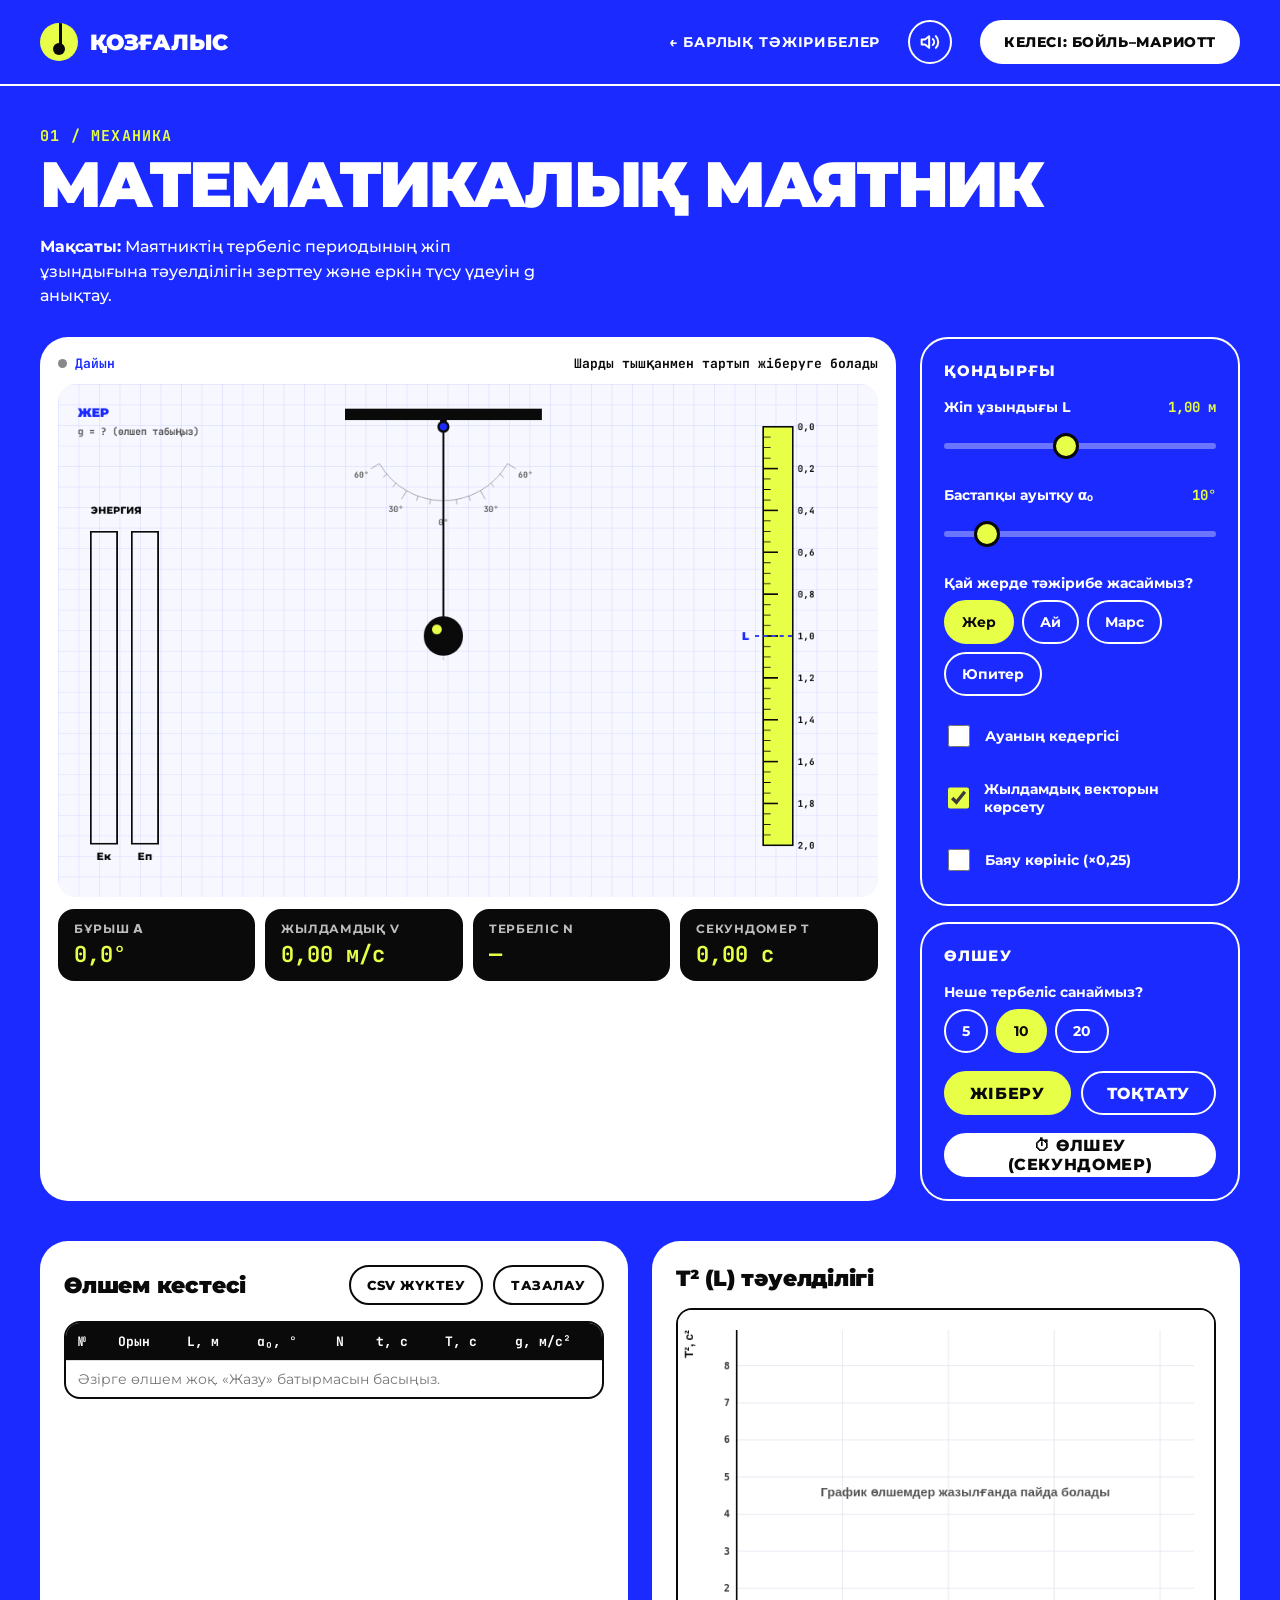
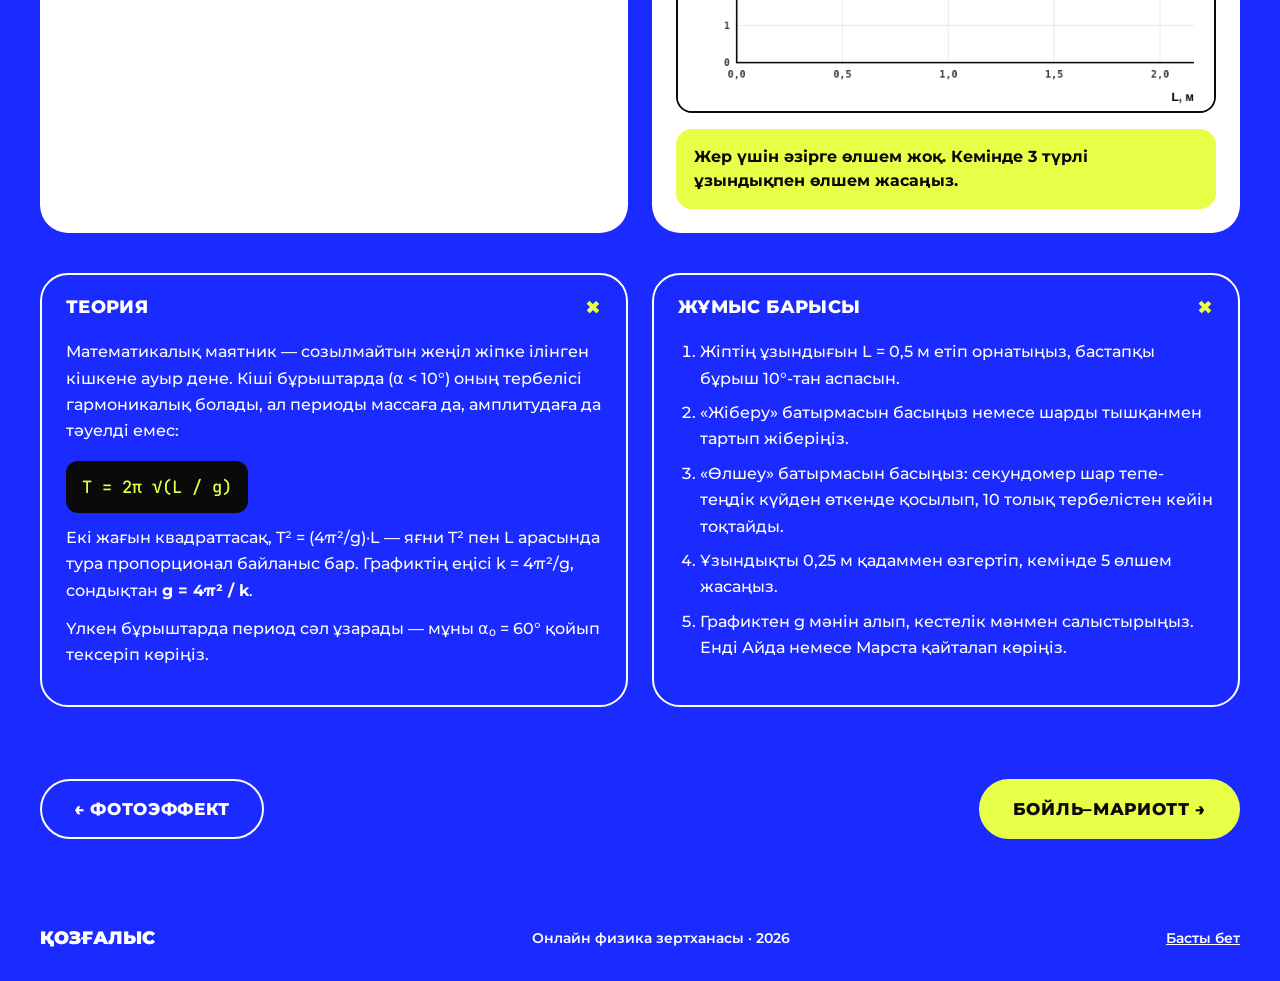
<file: pendulum.html>
<!doctype html>
<html lang="kk">
<head>
<meta charset="utf-8">
<meta name="viewport" content="width=device-width, initial-scale=1">
<title>Математикалық маятник — ҚОЗҒАЛЫС</title>
<meta name="description" content="Маятниктің тербеліс периодының жіп ұзындығына тәуелділігін зерттеу және еркін түсу үдеуін g анықтау.">
<link rel="icon" href="data:image/svg+xml,%3Csvg xmlns='http://www.w3.org/2000/svg' viewBox='0 0 32 32'%3E%3Ccircle cx='16' cy='16' r='16' fill='%23E8FF47'/%3E%3Cpath d='M16 2v18' stroke='%230A0A0A' stroke-width='3'/%3E%3Ccircle cx='16' cy='22' r='6' fill='%230A0A0A'/%3E%3C/svg%3E">
<link rel="preconnect" href="https://fonts.googleapis.com">
<link rel="preconnect" href="https://fonts.gstatic.com" crossorigin>
<link href="https://fonts.googleapis.com/css2?family=Montserrat:wght@500;600;700;800;900&family=JetBrains+Mono:wght@500;700&display=swap" rel="stylesheet">
<link rel="stylesheet" href="style.css">
</head>
<body>
<header class="top">
  <a class="logo" href="index.html"><i aria-hidden="true"></i><b>Қозғалыс</b></a>
  <nav class="nav" aria-label="Негізгі мәзір">
    <a href="index.html#experiments">← Барлық тәжірибелер</a>
    <button class="pill sound-btn" data-sound type="button"></button>
    <a class="pill solid" href="boyle.html">Келесі: Бойль–Мариотт</a>
  </nav>
</header>
<main>
<section class="lab-head">
  <div>
    <span class="eyebrow">01 / Механика</span>
    <h1>Математикалық маятник</h1>
  </div>
  <p class="goal"><b>Мақсаты:</b> Маятниктің тербеліс периодының жіп ұзындығына тәуелділігін зерттеу және еркін түсу үдеуін g анықтау.</p>
</section>

<section class="lab">
  <div class="stage">
    <div class="stage-bar">
      <span class="live off" id="live"><i></i><span id="liveTxt">Дайын</span></span>
      <span id="stageHint">Шарды тышқанмен тартып жіберуге болады</span>
    </div>
    <canvas id="cv" role="img" aria-label="Штативке ілінген маятник, бұрыш өлшегіш және энергия бағандары"></canvas>
    <div class="readouts" aria-live="polite">
      <div class="ro"><span>Бұрыш α</span><b id="roAng">—</b></div>
      <div class="ro"><span>Жылдамдық v</span><b id="roV">—</b></div>
      <div class="ro"><span>Тербеліс n</span><b id="roN">—</b></div>
      <div class="ro"><span>Секундомер t</span><b id="roT">—</b></div>
    </div>
  </div>
  <div class="panel">
    <div class="card">
      <h2>Қондырғы</h2>
      <div class="ctl"><label for="L">Жіп ұзындығы L <output for="L"></output></label><input type="range" id="L" min="0.2" max="2.0" step="0.05" value="1.0"></div>
      <div class="ctl"><label for="A">Бастапқы ауытқу α₀ <output for="A"></output></label><input type="range" id="A" min="3" max="60" step="1" value="10"></div>
      <div class="ctl"><span style="font-size:14px;font-weight:700" id="planetL">Қай жерде тәжірибе жасаймыз?</span><div class="seg" id="planet" role="group" aria-labelledby="planetL"><button type="button" data-v="9.81" aria-pressed="true">Жер</button><button type="button" data-v="1.62" aria-pressed="false">Ай</button><button type="button" data-v="3.71" aria-pressed="false">Марс</button><button type="button" data-v="24.79" aria-pressed="false">Юпитер</button></div></div>
      <label class="chk"><input type="checkbox" id="damp"> Ауаның кедергісі</label>
      <label class="chk"><input type="checkbox" id="vec" checked> Жылдамдық векторын көрсету</label>
      <label class="chk"><input type="checkbox" id="slow"> Баяу көрініс (×0,25)</label>
    </div>
    <div class="card">
      <h2>Өлшеу</h2>
      <div class="ctl"><span style="font-size:14px;font-weight:700" id="NL">Неше тербеліс санаймыз?</span><div class="seg" id="N" role="group" aria-labelledby="NL"><button type="button" data-v="5" aria-pressed="false">5</button><button type="button" data-v="10" aria-pressed="true">10</button><button type="button" data-v="20" aria-pressed="false">20</button></div></div>
      <div class="btns"><button class="pill yel" type="button" id="btnGo">Жіберу</button><button class="pill " type="button" id="btnStop">Тоқтату</button></div>
      <div class="btns"><button class="pill solid" type="button" id="btnMeasure">⏱ Өлшеу (секундомер)</button></div>
    </div>
  </div>
</section>

<section class="data">
  <div class="box">
    <div class="box-head">
      <h2>Өлшем кестесі</h2>
      <div class="btns">
        <button class="pill" type="button" id="btnCsv">CSV жүктеу</button>
        <button class="pill" type="button" id="btnClear">Тазалау</button>
      </div>
    </div>
    <div class="tbl-wrap"><table id="tbl"><tbody></tbody></table></div>
  </div>
  <div class="box">
    <div class="box-head"><h2>T² (L) тәуелділігі</h2></div>
    <canvas class="chart" id="chart" role="img" aria-label="T² (L) тәуелділігі графигі"></canvas>
    <div class="result" id="result" aria-live="polite">Кемінде 3 түрлі ұзындықпен өлшем жасаңыз — g мәні графиктен есептеледі.</div>
  </div>
</section>

<section class="theory">
  <details open>
    <summary>Теория</summary>
    <div class="in">
      <p>Математикалық маятник — созылмайтын жеңіл жіпке ілінген кішкене ауыр дене. Кіші бұрыштарда (α &lt; 10°) оның тербелісі гармоникалық болады, ал периоды массаға да, амплитудаға да тәуелді емес:</p>
      <span class="formula">T = 2π √(L / g)</span>
      <p>Екі жағын квадраттасақ, T² = (4π²/g)·L — яғни T² пен L арасында тура пропорционал байланыс бар. Графиктің еңісі k = 4π²/g, сондықтан <b>g = 4π² / k</b>.</p>
      <p>Үлкен бұрыштарда период сәл ұзарады — мұны α₀ = 60° қойып тексеріп көріңіз.</p>
    </div>
  </details>
  <details open>
    <summary>Жұмыс барысы</summary>
    <div class="in">
      <ol>
        <li>Жіптің ұзындығын L = 0,5 м етіп орнатыңыз, бастапқы бұрыш 10°-тан аспасын.</li>
        <li>«Жіберу» батырмасын басыңыз немесе шарды тышқанмен тартып жіберіңіз.</li>
        <li>«Өлшеу» батырмасын басыңыз: секундомер шар тепе-теңдік күйден өткенде қосылып, 10 толық тербелістен кейін тоқтайды.</li>
        <li>Ұзындықты 0,25 м қадаммен өзгертіп, кемінде 5 өлшем жасаңыз.</li>
        <li>Графиктен g мәнін алып, кестелік мәнмен салыстырыңыз. Енді Айда немесе Марста қайталап көріңіз.</li>
      </ol>
    </div>
  </details>
</section>

<nav class="nextprev" aria-label="Тәжірибелер арасында өту">
  <a class="pill big" href="photo.html">← Фотоэффект</a>
  <a class="pill yel big" href="boyle.html">Бойль–Мариотт →</a>
</nav>
</main>
<footer class="foot">
  <b>Қозғалыс</b>
  <span>Онлайн физика зертханасы · 2026</span>
  <a href="index.html">Басты бет</a>
</footer>
<script src="lab.js"></script>
<script src="pendulum.js"></script>
</body>
</html>
</file>
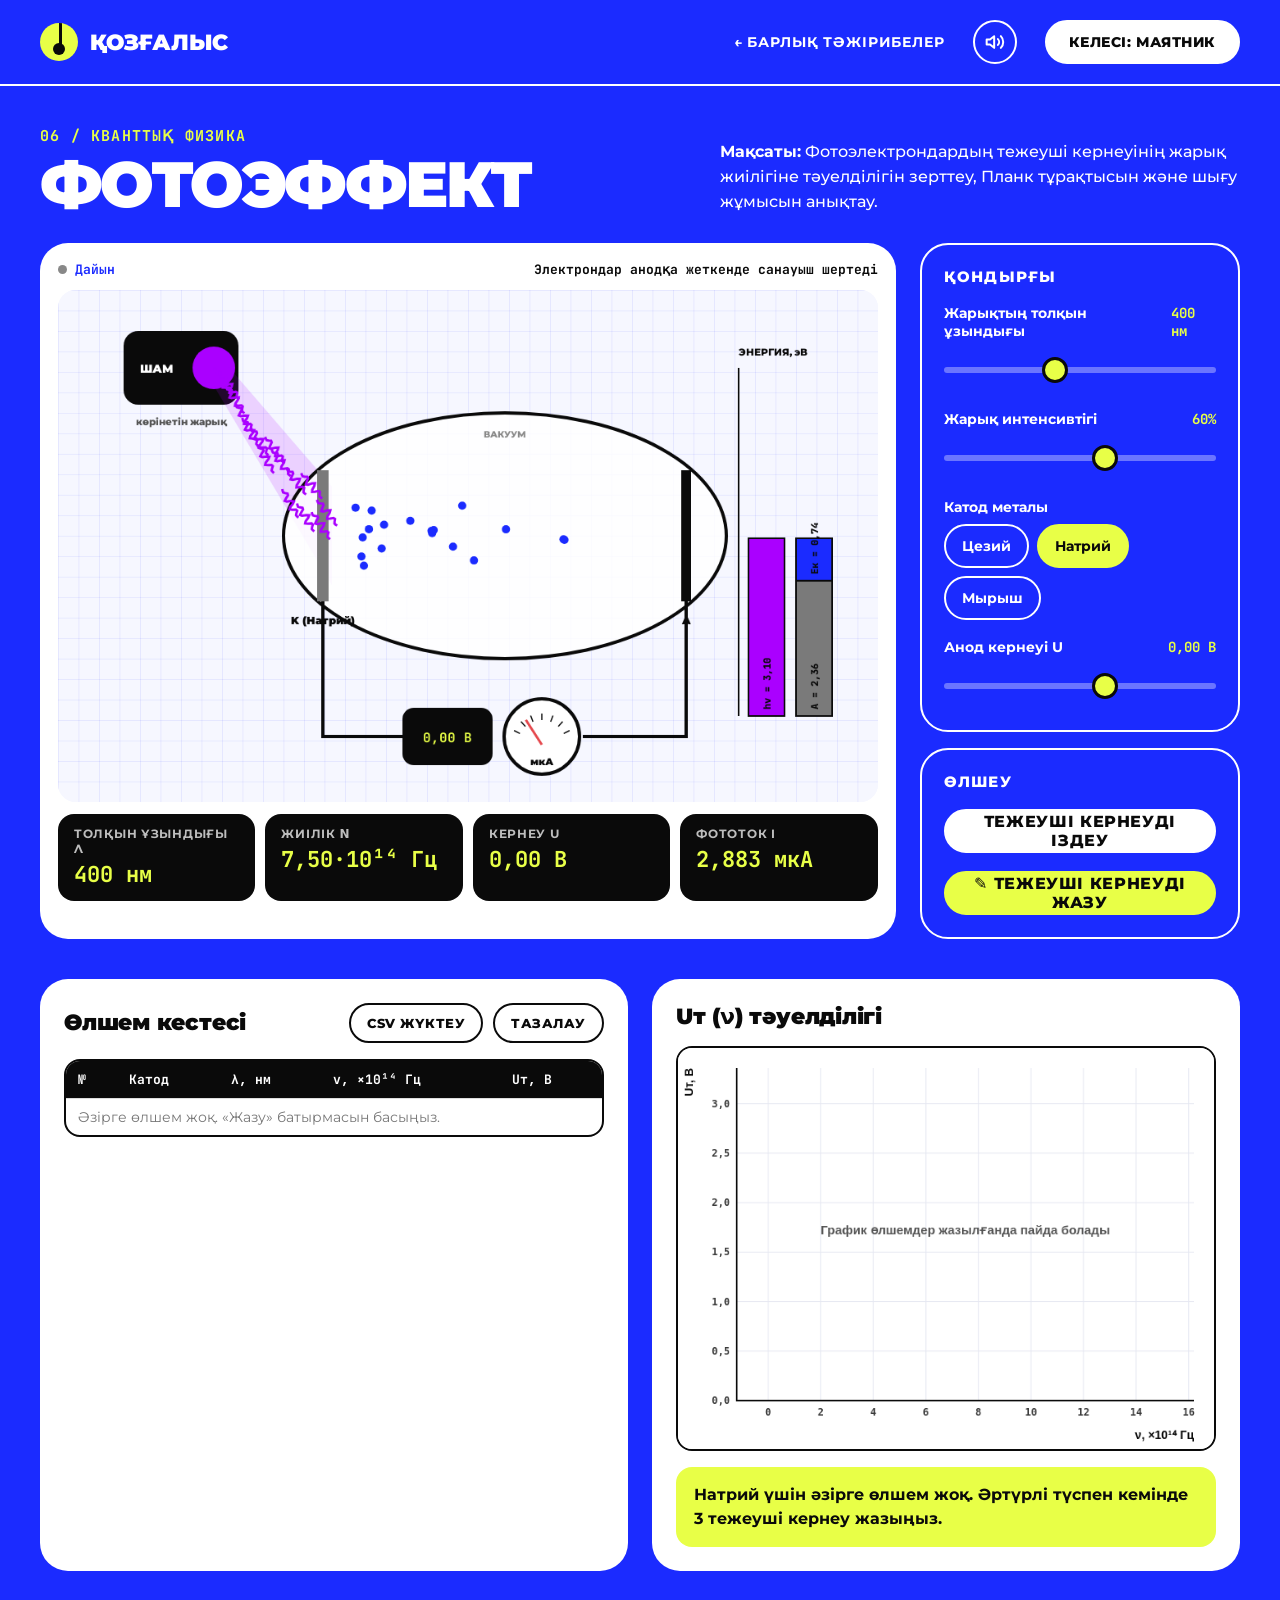
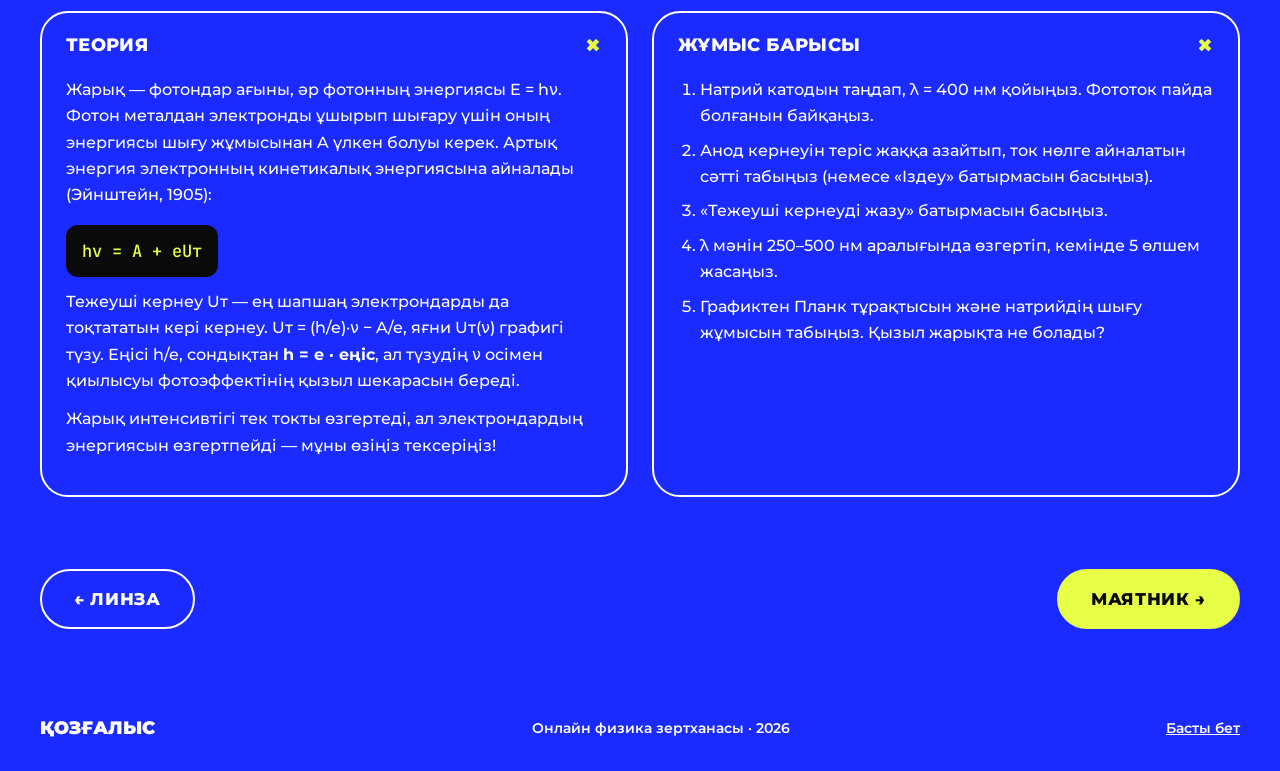
<file: photo.html>
<!doctype html>
<html lang="kk">
<head>
<meta charset="utf-8">
<meta name="viewport" content="width=device-width, initial-scale=1">
<title>Фотоэффект — ҚОЗҒАЛЫС</title>
<meta name="description" content="Фотоэлектрондардың тежеуші кернеуінің жарық жиілігіне тәуелділігін зерттеу, Планк тұрақтысын және шығу жұмысын анықтау.">
<link rel="icon" href="data:image/svg+xml,%3Csvg xmlns='http://www.w3.org/2000/svg' viewBox='0 0 32 32'%3E%3Ccircle cx='16' cy='16' r='16' fill='%23E8FF47'/%3E%3Cpath d='M16 2v18' stroke='%230A0A0A' stroke-width='3'/%3E%3Ccircle cx='16' cy='22' r='6' fill='%230A0A0A'/%3E%3C/svg%3E">
<link rel="preconnect" href="https://fonts.googleapis.com">
<link rel="preconnect" href="https://fonts.gstatic.com" crossorigin>
<link href="https://fonts.googleapis.com/css2?family=Montserrat:wght@500;600;700;800;900&family=JetBrains+Mono:wght@500;700&display=swap" rel="stylesheet">
<link rel="stylesheet" href="style.css">
</head>
<body>
<header class="top">
  <a class="logo" href="index.html"><i aria-hidden="true"></i><b>Қозғалыс</b></a>
  <nav class="nav" aria-label="Негізгі мәзір">
    <a href="index.html#experiments">← Барлық тәжірибелер</a>
    <button class="pill sound-btn" data-sound type="button"></button>
    <a class="pill solid" href="pendulum.html">Келесі: Маятник</a>
  </nav>
</header>
<main>
<section class="lab-head">
  <div>
    <span class="eyebrow">06 / Кванттық физика</span>
    <h1>Фотоэффект</h1>
  </div>
  <p class="goal"><b>Мақсаты:</b> Фотоэлектрондардың тежеуші кернеуінің жарық жиілігіне тәуелділігін зерттеу, Планк тұрақтысын және шығу жұмысын анықтау.</p>
</section>

<section class="lab">
  <div class="stage">
    <div class="stage-bar">
      <span class="live off" id="live"><i></i><span id="liveTxt">Дайын</span></span>
      <span id="stageHint">Электрондар анодқа жеткенде санауыш шертеді</span>
    </div>
    <canvas id="cv" role="img" aria-label="Вакуумдық фотоэлемент: шамнан түскен жарық катодтан электрондарды ұшырып шығарады"></canvas>
    <div class="readouts" aria-live="polite">
      <div class="ro"><span>Толқын ұзындығы λ</span><b id="roL">—</b></div>
      <div class="ro"><span>Жиілік ν</span><b id="roNu">—</b></div>
      <div class="ro"><span>Кернеу U</span><b id="roU">—</b></div>
      <div class="ro"><span>Фототок I</span><b id="roI">—</b></div>
    </div>
  </div>
  <div class="panel">
    <div class="card">
      <h2>Қондырғы</h2>
      <div class="ctl"><label for="lam">Жарықтың толқын ұзындығы <output for="lam"></output></label><input type="range" id="lam" min="200" max="700" step="1" value="400"></div>
      <div class="ctl"><label for="int">Жарық интенсивтігі <output for="int"></output></label><input type="range" id="int" min="0" max="100" step="1" value="60"></div>
      <div class="ctl"><span style="font-size:14px;font-weight:700" id="metalL">Катод металы</span><div class="seg" id="metal" role="group" aria-labelledby="metalL"><button type="button" data-v="2.14" aria-pressed="false">Цезий</button><button type="button" data-v="2.36" aria-pressed="true">Натрий</button><button type="button" data-v="4.33" aria-pressed="false">Мырыш</button></div></div>
      <div class="ctl"><label for="U">Анод кернеуі U <output for="U"></output></label><input type="range" id="U" min="-3" max="2" step="0.01" value="0"></div>
    </div>
    <div class="card">
      <h2>Өлшеу</h2>
      <div class="btns"><button class="pill solid" type="button" id="btnFind">Тежеуші кернеуді іздеу</button></div>
      <div class="btns"><button class="pill yel" type="button" id="btnRec">✎ Тежеуші кернеуді жазу</button></div>
    </div>
  </div>
</section>

<section class="data">
  <div class="box">
    <div class="box-head">
      <h2>Өлшем кестесі</h2>
      <div class="btns">
        <button class="pill" type="button" id="btnCsv">CSV жүктеу</button>
        <button class="pill" type="button" id="btnClear">Тазалау</button>
      </div>
    </div>
    <div class="tbl-wrap"><table id="tbl"><tbody></tbody></table></div>
  </div>
  <div class="box">
    <div class="box-head"><h2>Uт (ν) тәуелділігі</h2></div>
    <canvas class="chart" id="chart" role="img" aria-label="Uт (ν) тәуелділігі графигі"></canvas>
    <div class="result" id="result" aria-live="polite">Әртүрлі түсте кемінде 3 тежеуші кернеу жазыңыз — h және A есептеледі.</div>
  </div>
</section>

<section class="theory">
  <details open>
    <summary>Теория</summary>
    <div class="in">
      <p>Жарық — фотондар ағыны, әр фотонның энергиясы E = hν. Фотон металдан электронды ұшырып шығару үшін оның энергиясы шығу жұмысынан A үлкен болуы керек. Артық энергия электронның кинетикалық энергиясына айналады (Эйнштейн, 1905):</p>
      <span class="formula">hν = A + eUт</span>
      <p>Тежеуші кернеу Uт — ең шапшаң электрондарды да тоқтататын кері кернеу. Uт = (h/e)·ν − A/e, яғни Uт(ν) графигі түзу. Еңісі h/e, сондықтан <b>h = e · еңіс</b>, ал түзудің ν осімен қиылысуы фотоэффектінің қызыл шекарасын береді.</p>
      <p>Жарық интенсивтігі тек токты өзгертеді, ал электрондардың энергиясын өзгертпейді — мұны өзіңіз тексеріңіз!</p>
    </div>
  </details>
  <details open>
    <summary>Жұмыс барысы</summary>
    <div class="in">
      <ol>
        <li>Натрий катодын таңдап, λ = 400 нм қойыңыз. Фототок пайда болғанын байқаңыз.</li>
        <li>Анод кернеуін теріс жаққа азайтып, ток нөлге айналатын сәтті табыңыз (немесе «Іздеу» батырмасын басыңыз).</li>
        <li>«Тежеуші кернеуді жазу» батырмасын басыңыз.</li>
        <li>λ мәнін 250–500 нм аралығында өзгертіп, кемінде 5 өлшем жасаңыз.</li>
        <li>Графиктен Планк тұрақтысын және натрийдің шығу жұмысын табыңыз. Қызыл жарықта не болады?</li>
      </ol>
    </div>
  </details>
</section>

<nav class="nextprev" aria-label="Тәжірибелер арасында өту">
  <a class="pill big" href="lens.html">← Линза</a>
  <a class="pill yel big" href="pendulum.html">Маятник →</a>
</nav>
</main>
<footer class="foot">
  <b>Қозғалыс</b>
  <span>Онлайн физика зертханасы · 2026</span>
  <a href="index.html">Басты бет</a>
</footer>
<script src="lab.js"></script>
<script src="photo.js"></script>
</body>
</html>
</file>
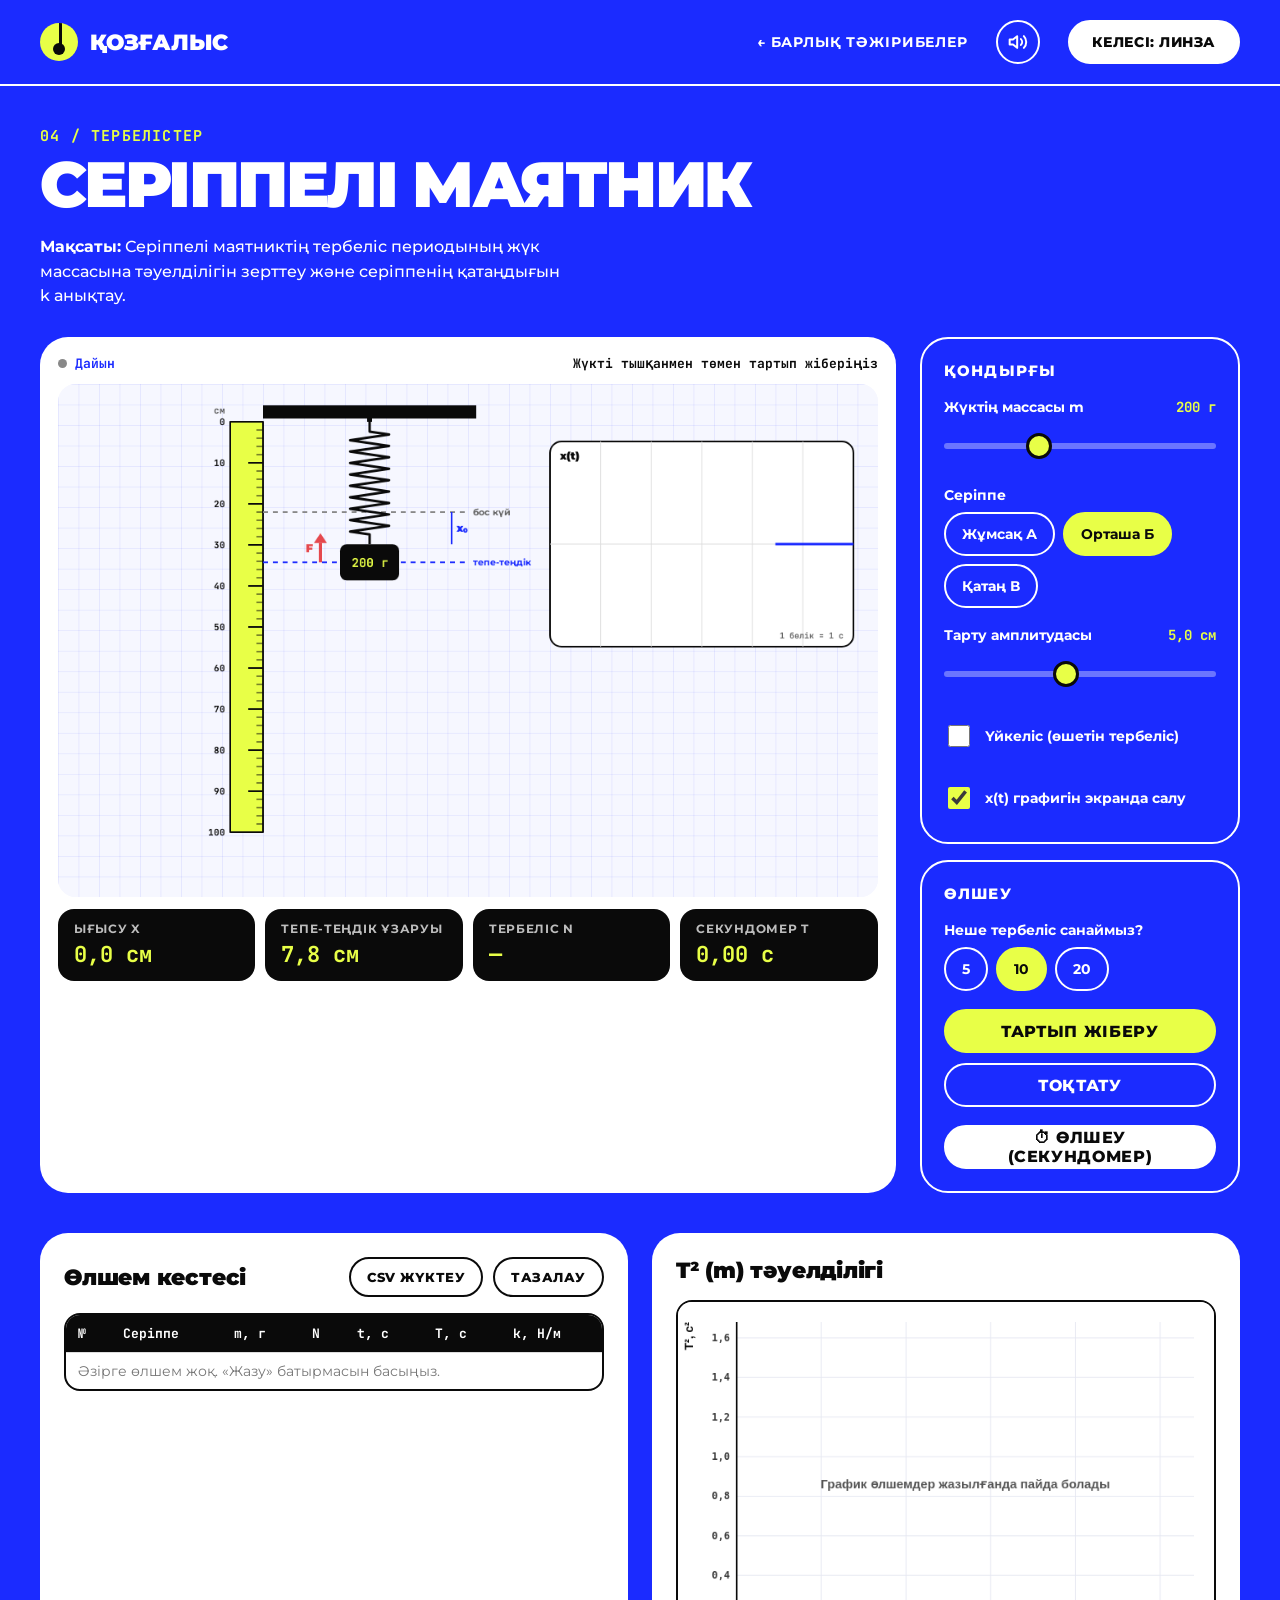
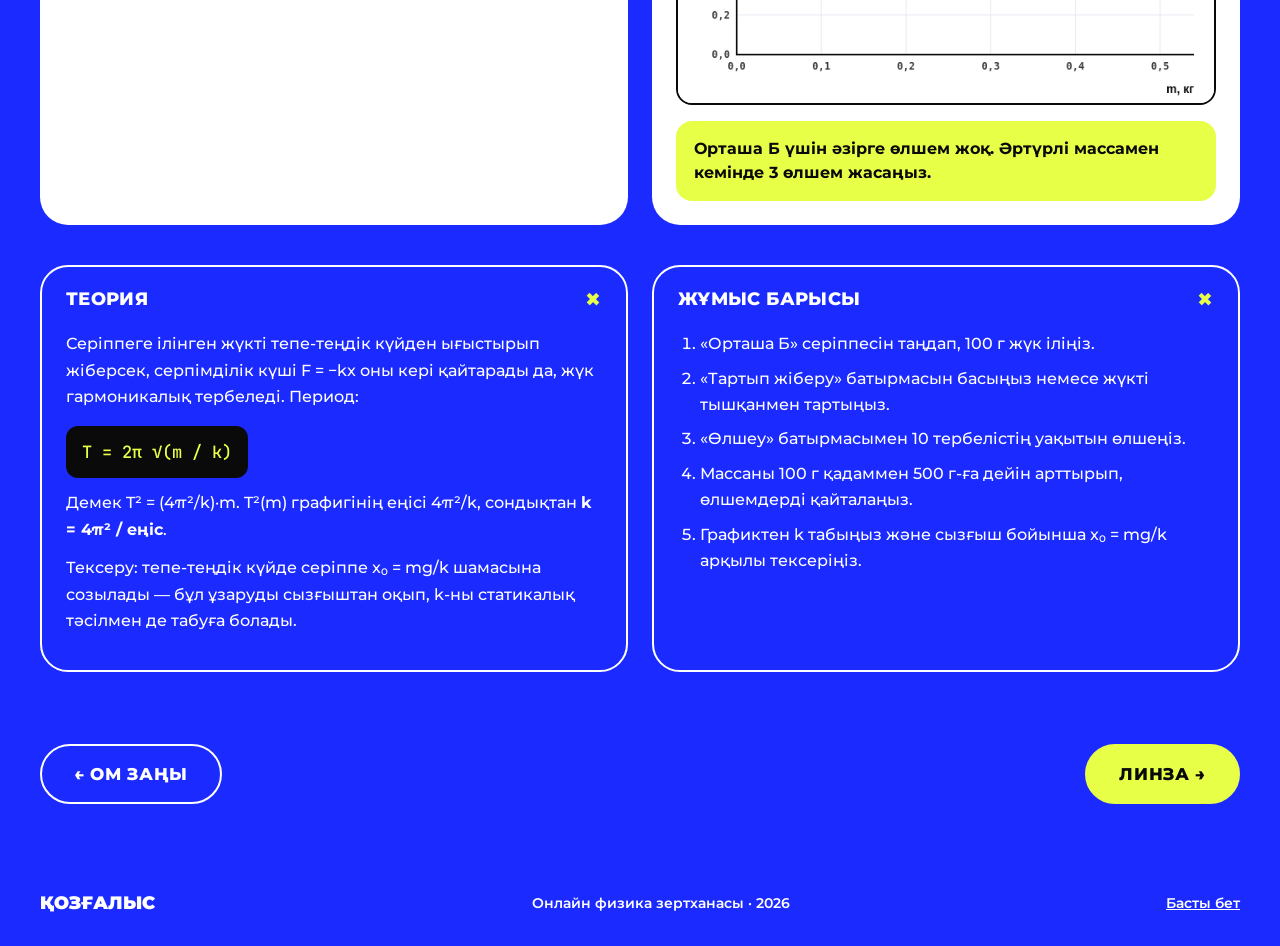
<file: spring.html>
<!doctype html>
<html lang="kk">
<head>
<meta charset="utf-8">
<meta name="viewport" content="width=device-width, initial-scale=1">
<title>Серіппелі маятник — ҚОЗҒАЛЫС</title>
<meta name="description" content="Серіппелі маятниктің тербеліс периодының жүк массасына тәуелділігін зерттеу және серіппенің қатаңдығын k анықтау.">
<link rel="icon" href="data:image/svg+xml,%3Csvg xmlns='http://www.w3.org/2000/svg' viewBox='0 0 32 32'%3E%3Ccircle cx='16' cy='16' r='16' fill='%23E8FF47'/%3E%3Cpath d='M16 2v18' stroke='%230A0A0A' stroke-width='3'/%3E%3Ccircle cx='16' cy='22' r='6' fill='%230A0A0A'/%3E%3C/svg%3E">
<link rel="preconnect" href="https://fonts.googleapis.com">
<link rel="preconnect" href="https://fonts.gstatic.com" crossorigin>
<link href="https://fonts.googleapis.com/css2?family=Montserrat:wght@500;600;700;800;900&family=JetBrains+Mono:wght@500;700&display=swap" rel="stylesheet">
<link rel="stylesheet" href="style.css">
</head>
<body>
<header class="top">
  <a class="logo" href="index.html"><i aria-hidden="true"></i><b>Қозғалыс</b></a>
  <nav class="nav" aria-label="Негізгі мәзір">
    <a href="index.html#experiments">← Барлық тәжірибелер</a>
    <button class="pill sound-btn" data-sound type="button"></button>
    <a class="pill solid" href="lens.html">Келесі: Линза</a>
  </nav>
</header>
<main>
<section class="lab-head">
  <div>
    <span class="eyebrow">04 / Тербелістер</span>
    <h1>Серіппелі маятник</h1>
  </div>
  <p class="goal"><b>Мақсаты:</b> Серіппелі маятниктің тербеліс периодының жүк массасына тәуелділігін зерттеу және серіппенің қатаңдығын k анықтау.</p>
</section>

<section class="lab">
  <div class="stage">
    <div class="stage-bar">
      <span class="live off" id="live"><i></i><span id="liveTxt">Дайын</span></span>
      <span id="stageHint">Жүкті тышқанмен төмен тартып жіберіңіз</span>
    </div>
    <canvas id="cv" role="img" aria-label="Штативке ілінген серіппе, оған ілінген жүк және сызғыш"></canvas>
    <div class="readouts" aria-live="polite">
      <div class="ro"><span>Ығысу x</span><b id="roX">—</b></div>
      <div class="ro"><span>Тепе-теңдік ұзаруы</span><b id="roX0">—</b></div>
      <div class="ro"><span>Тербеліс n</span><b id="roN">—</b></div>
      <div class="ro"><span>Секундомер t</span><b id="roT">—</b></div>
    </div>
  </div>
  <div class="panel">
    <div class="card">
      <h2>Қондырғы</h2>
      <div class="ctl"><label for="m">Жүктің массасы m <output for="m"></output></label><input type="range" id="m" min="50" max="500" step="10" value="200"></div>
      <div class="ctl"><span style="font-size:14px;font-weight:700" id="kL">Серіппе</span><div class="seg" id="k" role="group" aria-labelledby="kL"><button type="button" data-v="12" aria-pressed="false">Жұмсақ А</button><button type="button" data-v="25" aria-pressed="true">Орташа Б</button><button type="button" data-v="45" aria-pressed="false">Қатаң В</button></div></div>
      <div class="ctl"><label for="amp">Тарту амплитудасы <output for="amp"></output></label><input type="range" id="amp" min="1" max="10" step="0.5" value="5"></div>
      <label class="chk"><input type="checkbox" id="damp"> Үйкеліс (өшетін тербеліс)</label>
      <label class="chk"><input type="checkbox" id="graph" checked> x(t) графигін экранда салу</label>
    </div>
    <div class="card">
      <h2>Өлшеу</h2>
      <div class="ctl"><span style="font-size:14px;font-weight:700" id="NL">Неше тербеліс санаймыз?</span><div class="seg" id="N" role="group" aria-labelledby="NL"><button type="button" data-v="5" aria-pressed="false">5</button><button type="button" data-v="10" aria-pressed="true">10</button><button type="button" data-v="20" aria-pressed="false">20</button></div></div>
      <div class="btns"><button class="pill yel" type="button" id="btnGo">Тартып жіберу</button><button class="pill " type="button" id="btnStop">Тоқтату</button></div>
      <div class="btns"><button class="pill solid" type="button" id="btnMeasure">⏱ Өлшеу (секундомер)</button></div>
    </div>
  </div>
</section>

<section class="data">
  <div class="box">
    <div class="box-head">
      <h2>Өлшем кестесі</h2>
      <div class="btns">
        <button class="pill" type="button" id="btnCsv">CSV жүктеу</button>
        <button class="pill" type="button" id="btnClear">Тазалау</button>
      </div>
    </div>
    <div class="tbl-wrap"><table id="tbl"><tbody></tbody></table></div>
  </div>
  <div class="box">
    <div class="box-head"><h2>T² (m) тәуелділігі</h2></div>
    <canvas class="chart" id="chart" role="img" aria-label="T² (m) тәуелділігі графигі"></canvas>
    <div class="result" id="result" aria-live="polite">Әртүрлі массамен кемінде 3 өлшем жасаңыз — k графиктен есептеледі.</div>
  </div>
</section>

<section class="theory">
  <details open>
    <summary>Теория</summary>
    <div class="in">
      <p>Серіппеге ілінген жүкті тепе-теңдік күйден ығыстырып жіберсек, серпімділік күші F = −kx оны кері қайтарады да, жүк гармоникалық тербеледі. Период:</p>
      <span class="formula">T = 2π √(m / k)</span>
      <p>Демек T² = (4π²/k)·m. T²(m) графигінің еңісі 4π²/k, сондықтан <b>k = 4π² / еңіс</b>.</p>
      <p>Тексеру: тепе-теңдік күйде серіппе x₀ = mg/k шамасына созылады — бұл ұзаруды сызғыштан оқып, k-ны статикалық тәсілмен де табуға болады.</p>
    </div>
  </details>
  <details open>
    <summary>Жұмыс барысы</summary>
    <div class="in">
      <ol>
        <li>«Орташа Б» серіппесін таңдап, 100 г жүк іліңіз.</li>
        <li>«Тартып жіберу» батырмасын басыңыз немесе жүкті тышқанмен тартыңыз.</li>
        <li>«Өлшеу» батырмасымен 10 тербелістің уақытын өлшеңіз.</li>
        <li>Массаны 100 г қадаммен 500 г-ға дейін арттырып, өлшемдерді қайталаңыз.</li>
        <li>Графиктен k табыңыз және сызғыш бойынша x₀ = mg/k арқылы тексеріңіз.</li>
      </ol>
    </div>
  </details>
</section>

<nav class="nextprev" aria-label="Тәжірибелер арасында өту">
  <a class="pill big" href="ohm.html">← Ом заңы</a>
  <a class="pill yel big" href="lens.html">Линза →</a>
</nav>
</main>
<footer class="foot">
  <b>Қозғалыс</b>
  <span>Онлайн физика зертханасы · 2026</span>
  <a href="index.html">Басты бет</a>
</footer>
<script src="lab.js"></script>
<script src="spring.js"></script>
</body>
</html>
</file>
<file: style.css>
/* ҚОЗҒАЛЫС — онлайн физика зертханасы */
:root{
  --blue:#1B2BFF;
  --blue-d:#1220C9;
  --yellow:#E8FF47;
  --ink:#0A0A0A;
  --paper:#FFFFFF;
  --muted:#3A3A3A;
  --line:rgba(255,255,255,.35);
  --mono:'JetBrains Mono',ui-monospace,monospace;
  --sans:Montserrat,system-ui,-apple-system,sans-serif;
  --r:28px;
}
*{box-sizing:border-box}
html{scroll-behavior:smooth}
body{margin:0;font-family:var(--sans);color:#fff;background:var(--blue);overflow-x:hidden;-webkit-font-smoothing:antialiased}
a{color:inherit}
img,svg,canvas{display:block}
button,input,select{font:inherit}
:focus-visible{outline:3px solid var(--yellow);outline-offset:3px}
.sr-only{position:absolute;width:1px;height:1px;overflow:hidden;clip:rect(0 0 0 0);white-space:nowrap}

/* ---------- header ---------- */
.top{padding:20px 40px;display:flex;flex-wrap:wrap;align-items:center;justify-content:space-between;gap:16px;border-bottom:2px solid #fff;position:relative;z-index:5}
.logo{display:flex;align-items:center;gap:12px;text-decoration:none;color:#fff}
.logo i{width:38px;height:38px;border-radius:50%;background:var(--yellow);display:block;position:relative;overflow:hidden}
.logo i::after{content:"";position:absolute;left:50%;top:-2px;width:3px;height:26px;background:var(--ink);transform-origin:50% 0;animation:logoSwing 1.4s ease-in-out infinite alternate}
.logo i::before{content:"";position:absolute;left:calc(50% - 6px);top:20px;width:12px;height:12px;border-radius:50%;background:var(--ink);transform-origin:6px -20px;animation:logoSwing 1.4s ease-in-out infinite alternate;z-index:1}
@keyframes logoSwing{from{transform:rotate(28deg)}to{transform:rotate(-28deg)}}
.logo b{font-size:22px;font-weight:900;letter-spacing:-.01em;text-transform:uppercase}
.nav{display:flex;flex-wrap:wrap;align-items:center;gap:28px;font-size:14px;font-weight:700;text-transform:uppercase;letter-spacing:.06em}
.nav a{text-decoration:none}
.nav a:hover{color:var(--yellow)}
.pill{display:inline-flex;align-items:center;justify-content:center;gap:10px;min-height:44px;padding:0 22px;border-radius:999px;border:2px solid #fff;background:transparent;color:#fff;text-decoration:none;font-weight:800;text-transform:uppercase;letter-spacing:.04em;cursor:pointer;transition:transform .12s,background .15s,color .15s}
.pill:hover{transform:translateY(-2px)}
.pill.solid{background:#fff;color:var(--ink)}
.pill.yel{background:var(--yellow);border-color:var(--yellow);color:var(--ink)}
.pill.ink{background:var(--ink);border-color:var(--ink);color:#fff}
.pill.big{min-height:60px;padding:0 32px;font-size:17px}
.pill:disabled{opacity:.45;cursor:not-allowed;transform:none}
.sound-btn{width:44px;padding:0}

/* ---------- landing ---------- */
.eyebrow{font-family:var(--mono);font-size:15px;font-weight:700;color:var(--yellow);letter-spacing:.08em;text-transform:uppercase}
.hero{padding:56px 40px 72px;display:flex;flex-wrap:wrap;align-items:center;gap:40px}
.hero-text{flex:1 1 560px;min-width:0;display:flex;flex-direction:column;gap:32px}
.hero h1{margin:0;font-size:clamp(52px,8.4vw,124px);line-height:.92;font-weight:900;letter-spacing:-.045em;text-transform:uppercase}
.hero h1 span{color:var(--yellow)}
.hero p{margin:0;font-size:21px;line-height:1.5;font-weight:500;max-width:540px}
.hero-art{flex:1 1 420px;min-width:0;max-width:620px;margin:0 auto;position:relative}
.hero-art canvas{width:100%;height:auto;aspect-ratio:1/1;cursor:grab}
.hero-art .hint{position:absolute;left:50%;bottom:-8px;transform:translateX(-50%);font-family:var(--mono);font-size:13px;color:#fff;opacity:.8;white-space:nowrap}
.row-btns{display:flex;flex-wrap:wrap;gap:14px}

.ticker{background:var(--ink);color:var(--yellow);overflow:hidden;padding:18px 0;white-space:nowrap}
.ticker div{display:inline-flex;gap:56px;padding-left:56px;font-family:var(--mono);font-size:22px;font-weight:700;animation:tick 40s linear infinite}
@keyframes tick{from{transform:translateX(0)}to{transform:translateX(-50%)}}

.white{background:#fff;color:var(--ink)}
.sec{padding:88px 40px}
.sec-head{display:flex;flex-wrap:wrap;align-items:flex-end;justify-content:space-between;gap:20px;padding-bottom:40px}
.h2{margin:0;font-size:clamp(38px,5.6vw,84px);line-height:.95;font-weight:900;letter-spacing:-.04em;text-transform:uppercase}
.h2 span{color:var(--yellow)}
.white .tag{font-family:var(--mono);font-size:15px;font-weight:700;color:var(--blue)}
.rows{display:flex;flex-direction:column;border-top:3px solid var(--ink)}
.exp-row{display:flex;flex-wrap:wrap;align-items:center;gap:16px 32px;padding:26px 0;border-bottom:3px solid var(--ink);text-decoration:none;color:var(--ink);transition:background-color .15s,padding .2s}
.exp-row:hover,.exp-row:focus-visible{background:var(--yellow);padding-left:24px;padding-right:24px}
.exp-row .n{flex:0 0 90px;font-family:var(--mono);font-size:20px;font-weight:700;color:var(--blue)}
.exp-row .t{flex:1 1 380px;min-width:0;font-size:clamp(26px,3.4vw,46px);line-height:1.05;font-weight:900;letter-spacing:-.03em;text-transform:uppercase}
.exp-row .d{flex:1 1 340px;min-width:0;font-size:15px;line-height:1.6;font-weight:600;color:var(--muted)}
.exp-row .go{flex:0 0 56px;width:56px;height:56px;border-radius:50%;background:var(--ink);color:#fff;display:flex;align-items:center;justify-content:center;transition:transform .2s}
.exp-row:hover .go{transform:rotate(45deg)}

.dark{background:var(--ink);color:#fff}
.steps{display:grid;grid-template-columns:repeat(auto-fit,minmax(250px,1fr));gap:16px}
.step{display:flex;flex-direction:column;gap:16px;padding:28px;border:2px solid #fff;border-radius:var(--r);min-height:250px}
.step .num{font-size:88px;line-height:.9;font-weight:900;letter-spacing:-.05em;color:var(--yellow)}
.step .st{font-size:22px;font-weight:800;text-transform:uppercase;margin-top:auto}
.step p{margin:0;font-size:15px;line-height:1.55;font-weight:500;color:#D6D6D6}

.yellow{background:var(--yellow);color:var(--ink)}
.cta{display:flex;flex-wrap:wrap;align-items:flex-end;justify-content:space-between;gap:36px}
.cta p{margin:0;font-size:19px;line-height:1.5;font-weight:600;max-width:560px}

.foot{padding:32px 40px;display:flex;flex-wrap:wrap;align-items:center;justify-content:space-between;gap:16px;font-size:14px;font-weight:600}
.foot b{font-size:18px;font-weight:900;text-transform:uppercase}

/* reveal on scroll */
.rv{opacity:0;transform:translateY(28px);transition:opacity .7s ease,transform .7s ease}
.rv.in{opacity:1;transform:none}

/* ---------- lab page ---------- */
.lab-head{padding:40px 40px 28px;display:flex;flex-wrap:wrap;align-items:flex-end;justify-content:space-between;gap:20px}
.lab-head h1{margin:8px 0 0;font-size:clamp(36px,5vw,72px);line-height:.95;font-weight:900;letter-spacing:-.04em;text-transform:uppercase}
.lab-head .goal{max-width:520px;font-size:16px;line-height:1.55;font-weight:500;margin:0}
.lab{padding:0 40px 40px;display:flex;flex-wrap:wrap;gap:24px;align-items:stretch}
.stage{flex:999 1 620px;min-width:0;background:#fff;color:var(--ink);border-radius:var(--r);padding:18px;display:flex;flex-direction:column;gap:12px;position:relative}
.stage canvas{width:100%;height:auto;aspect-ratio:16/10;border-radius:18px;background:#F6F7FF;touch-action:none}
.stage-bar{display:flex;flex-wrap:wrap;align-items:center;justify-content:space-between;gap:10px;font-family:var(--mono);font-size:13px;font-weight:700}
.live{display:inline-flex;align-items:center;gap:8px;color:var(--blue)}
.live i{width:9px;height:9px;border-radius:50%;background:#E5484D;animation:blink 1s step-end infinite}
.live.off i{background:#888;animation:none}
@keyframes blink{50%{opacity:.2}}
.readouts{display:grid;grid-template-columns:repeat(auto-fit,minmax(150px,1fr));gap:10px}
.ro{background:var(--ink);color:#fff;border-radius:16px;padding:12px 16px;display:flex;flex-direction:column;gap:4px}
.ro span{font-size:12px;font-weight:700;text-transform:uppercase;letter-spacing:.06em;color:#BDBDBD}
.ro b{font-family:var(--mono);font-size:22px;font-weight:700;color:var(--yellow);font-variant-numeric:tabular-nums}

.panel{flex:1 1 320px;min-width:0;display:flex;flex-direction:column;gap:16px}
.card{border:2px solid #fff;border-radius:var(--r);padding:22px;display:flex;flex-direction:column;gap:18px}
.card h2,.card h3{margin:0;font-size:15px;font-weight:800;text-transform:uppercase;letter-spacing:.08em}
.ctl{display:flex;flex-direction:column;gap:8px}
.ctl label{display:flex;justify-content:space-between;gap:12px;font-size:14px;font-weight:700}
.ctl label output{font-family:var(--mono);color:var(--yellow)}
input[type=range]{-webkit-appearance:none;appearance:none;width:100%;height:44px;background:transparent;cursor:pointer;margin:0}
input[type=range]::-webkit-slider-runnable-track{height:6px;border-radius:6px;background:rgba(255,255,255,.35)}
input[type=range]::-moz-range-track{height:6px;border-radius:6px;background:rgba(255,255,255,.35)}
input[type=range]::-webkit-slider-thumb{-webkit-appearance:none;width:26px;height:26px;border-radius:50%;background:var(--yellow);border:3px solid var(--ink);margin-top:-10px}
input[type=range]::-moz-range-thumb{width:22px;height:22px;border-radius:50%;background:var(--yellow);border:3px solid var(--ink)}
.seg{display:flex;flex-wrap:wrap;gap:8px}
.seg button{min-height:44px;padding:0 16px;border-radius:999px;border:2px solid #fff;background:transparent;color:#fff;font-weight:700;font-size:14px;cursor:pointer}
.seg button[aria-pressed=true]{background:var(--yellow);border-color:var(--yellow);color:var(--ink)}
.btns{display:flex;flex-wrap:wrap;gap:10px}
.btns .pill{flex:1 1 auto}
.chk{display:flex;align-items:center;gap:12px;font-size:14px;font-weight:700;min-height:44px;cursor:pointer}
.chk input{width:22px;height:22px;accent-color:var(--yellow)}

.data{padding:0 40px 40px;display:flex;flex-wrap:wrap;gap:24px}
.data > .box{flex:1 1 460px;min-width:0;background:#fff;color:var(--ink);border-radius:var(--r);padding:24px;display:flex;flex-direction:column;gap:16px}
.box h2{margin:0;font-size:22px;font-weight:900;letter-spacing:-.01em}
.box-head{display:flex;flex-wrap:wrap;align-items:center;justify-content:space-between;gap:12px}
.box .pill{border-color:var(--ink);color:var(--ink);min-height:40px;padding:0 16px;font-size:13px}
.box .pill.ink{color:#fff}
.tbl-wrap{overflow:auto;max-height:340px;border:2px solid var(--ink);border-radius:16px}
table{width:100%;border-collapse:collapse;font-family:var(--mono);font-size:14px;font-variant-numeric:tabular-nums}
th{position:sticky;top:0;background:var(--ink);color:#fff;text-align:left;padding:10px 12px;font-size:13px;white-space:nowrap}
td{padding:9px 12px;border-top:1px solid #DDD;white-space:nowrap}
tr.new td{animation:flash 1.2s ease}
@keyframes flash{from{background:var(--yellow)}to{background:transparent}}
.empty td{color:#777;font-family:var(--sans);white-space:normal}
.chart{width:100%;height:auto;aspect-ratio:4/3;border:2px solid var(--ink);border-radius:16px}
.result{background:var(--yellow);color:var(--ink);border-radius:16px;padding:16px 18px;font-weight:700;line-height:1.5}
.result b{font-family:var(--mono)}

.theory{padding:0 40px 72px;display:flex;flex-wrap:wrap;gap:24px}
.theory details{flex:1 1 420px;min-width:0;border:2px solid #fff;border-radius:var(--r);padding:0 24px}
.theory summary{cursor:pointer;min-height:64px;display:flex;align-items:center;font-size:18px;font-weight:800;text-transform:uppercase;letter-spacing:.02em;list-style:none}
.theory summary::-webkit-details-marker{display:none}
.theory summary::after{content:"+";margin-left:auto;font-size:28px;color:var(--yellow);transition:transform .2s}
.theory details[open] summary::after{transform:rotate(45deg)}
.theory .in{padding:0 0 24px;font-size:16px;line-height:1.65;font-weight:500}
.theory .in p{margin:0 0 12px}
.theory ol{margin:0;padding-left:22px;display:flex;flex-direction:column;gap:8px}
.formula{font-family:var(--mono);background:var(--ink);color:var(--yellow);border-radius:12px;padding:12px 16px;display:inline-block;font-size:17px;margin:4px 0 12px}

.nextprev{padding:0 40px 56px;display:flex;flex-wrap:wrap;justify-content:space-between;gap:16px}

.toast{position:fixed;left:50%;bottom:28px;transform:translate(-50%,120px);background:var(--ink);color:#fff;padding:14px 22px;border-radius:999px;font-weight:700;font-size:15px;z-index:50;transition:transform .35s cubic-bezier(.2,1.4,.4,1);border:2px solid var(--yellow);max-width:calc(100vw - 32px);text-align:center}
.toast.show{transform:translate(-50%,0)}

@media (max-width:720px){
  .top,.hero,.sec,.foot,.lab-head,.lab,.data,.theory,.nextprev{padding-left:18px;padding-right:18px}
  .nav{gap:16px}
  .exp-row .n{flex-basis:50px}
}
@media (prefers-reduced-motion:reduce){
  *{animation:none!important;transition:none!important}
  .rv{opacity:1;transform:none}
}
</file>
